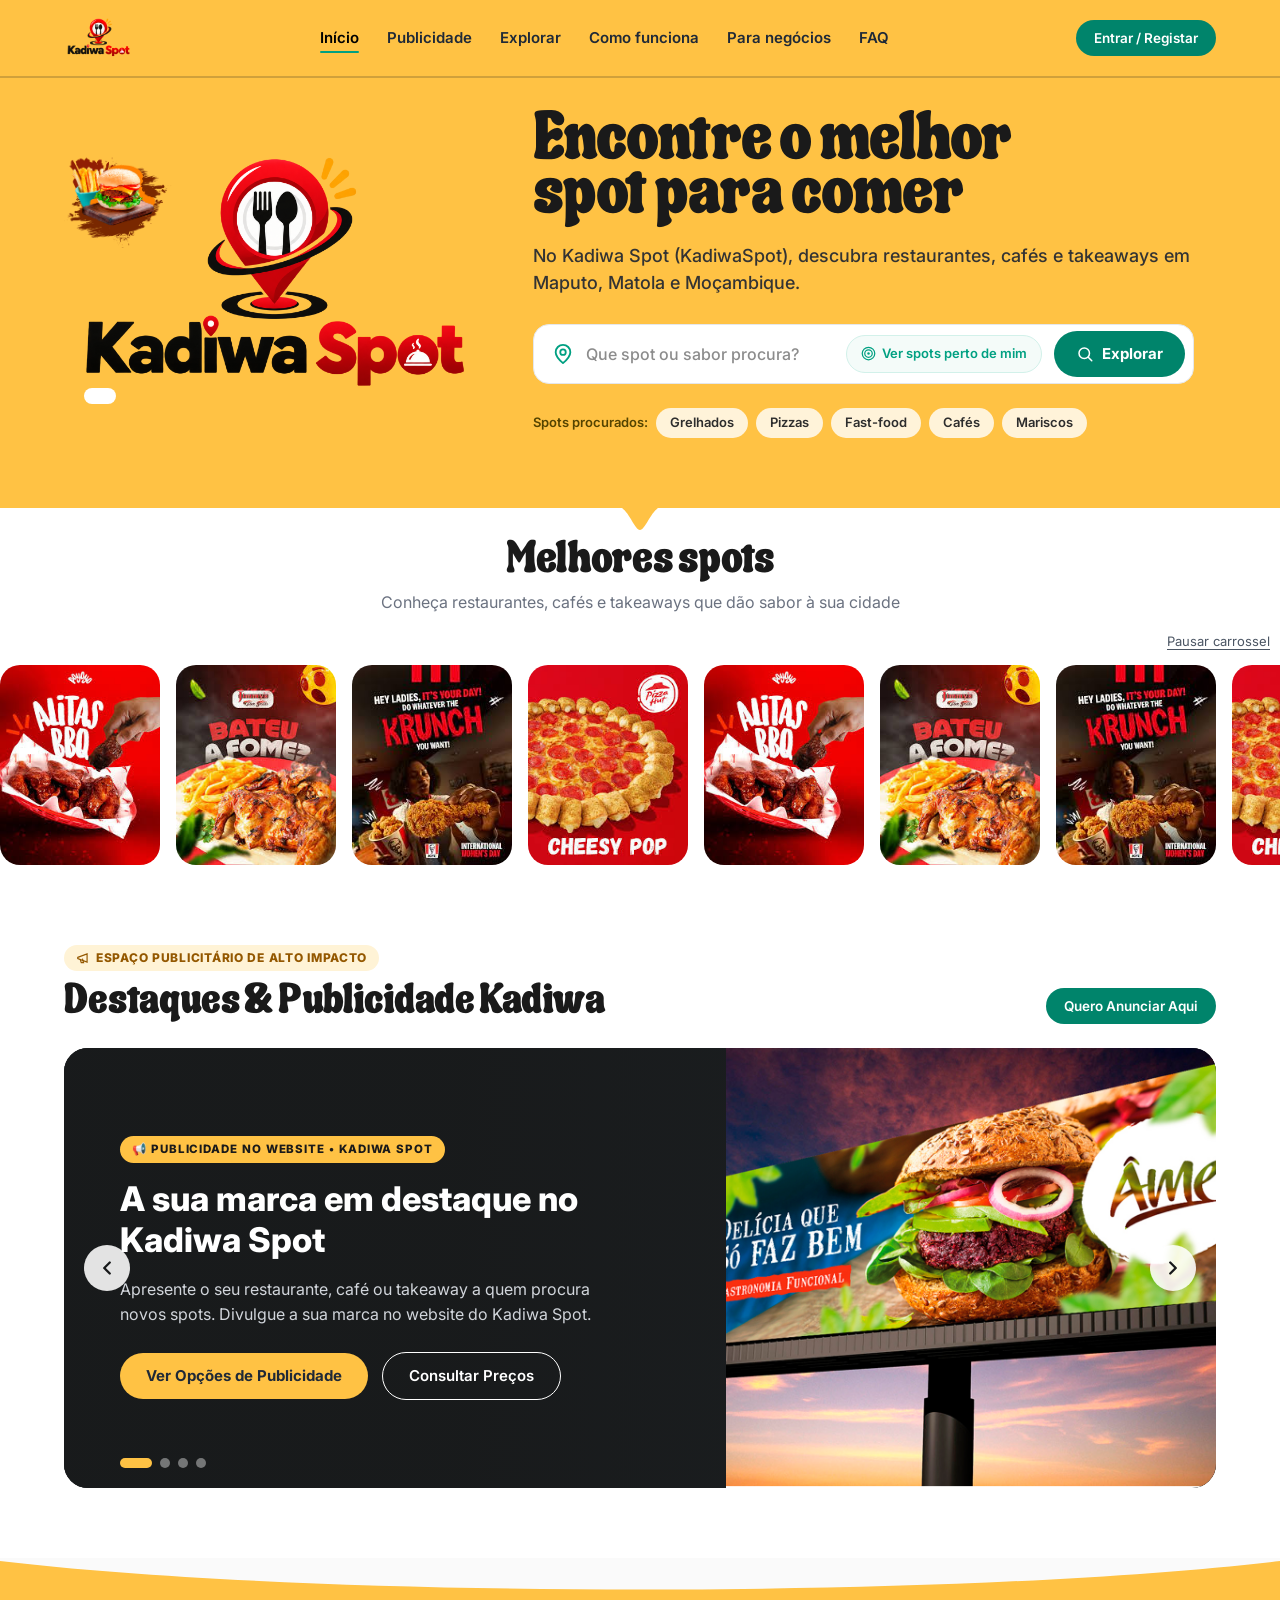
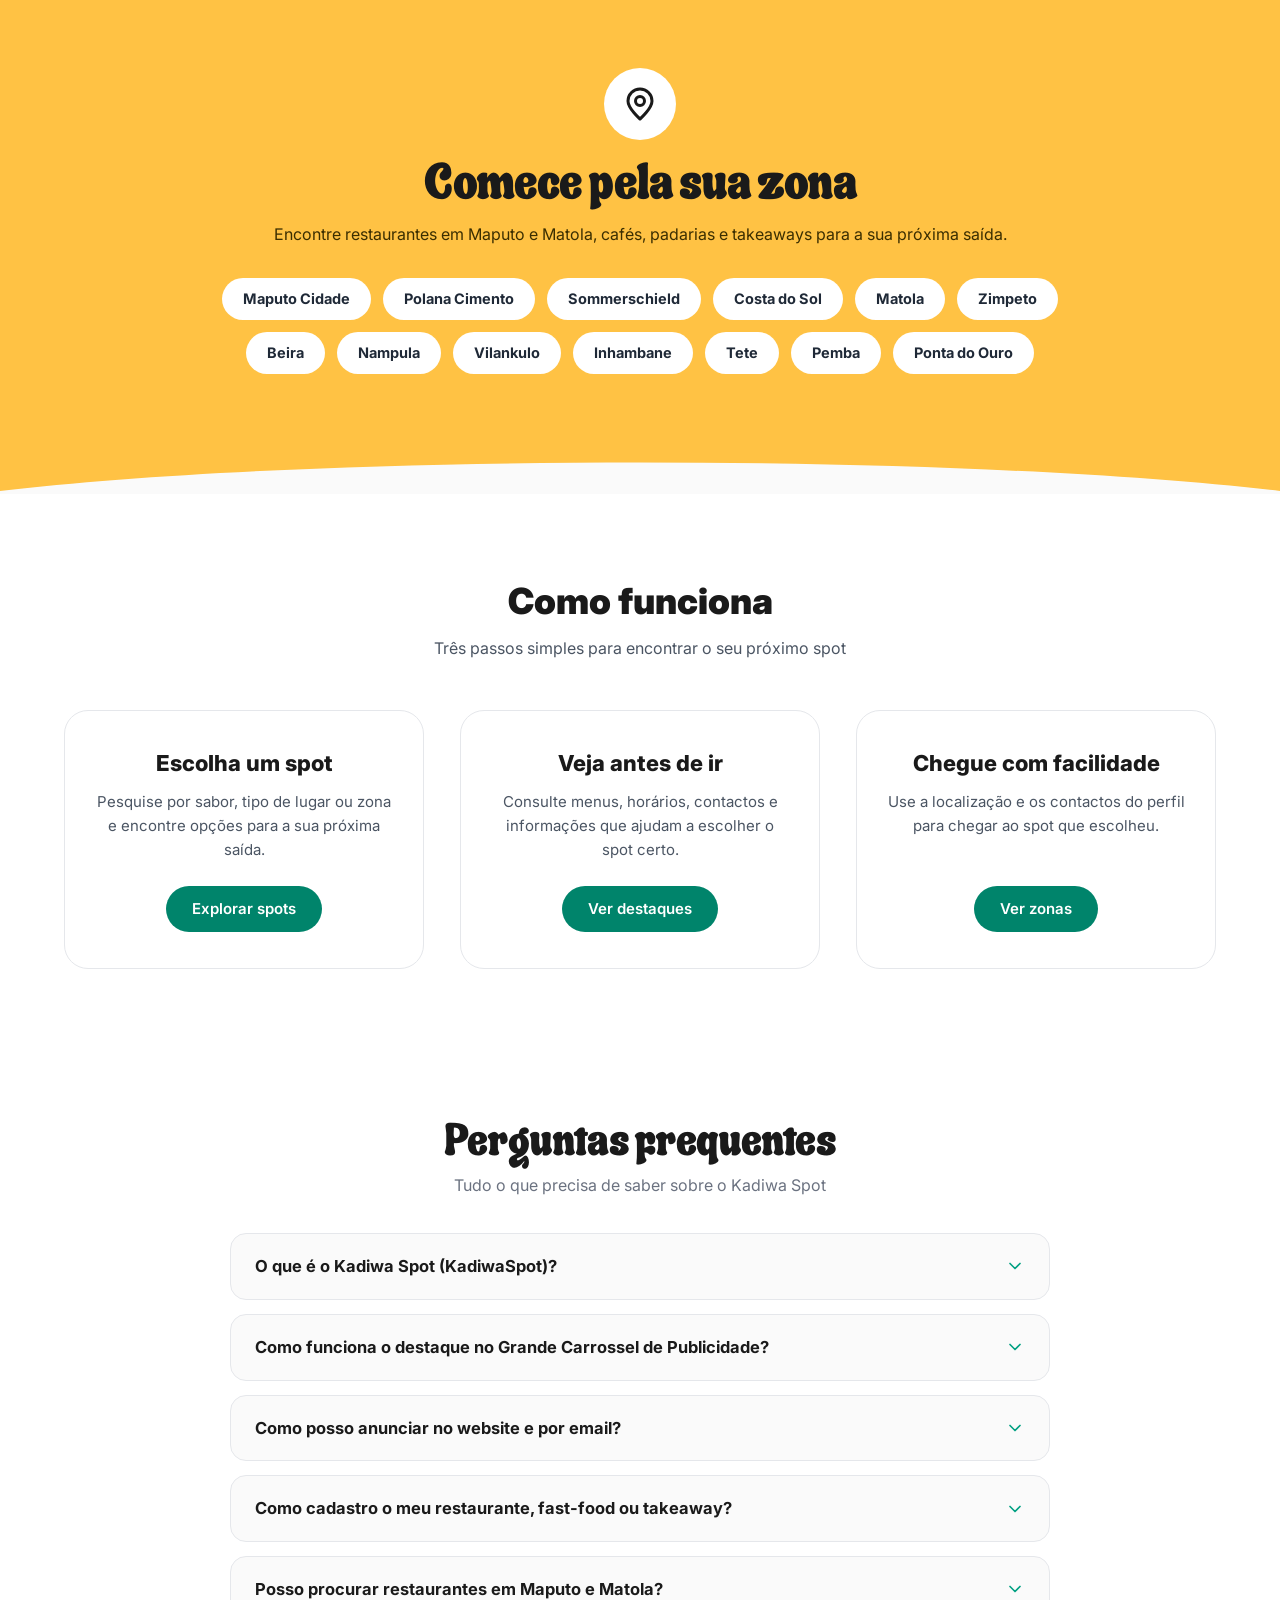
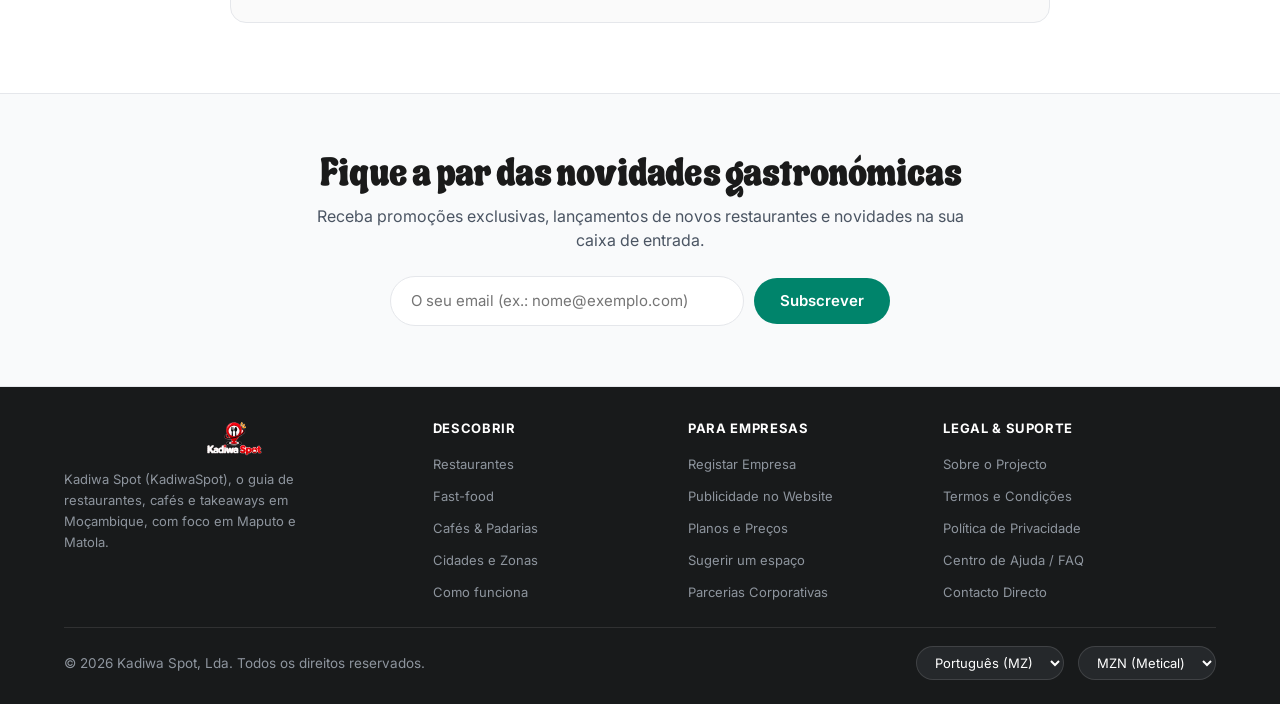
<file: index.html>
<!DOCTYPE html>
<html lang="pt-MZ">

<head>
    <meta charset="UTF-8">
    <meta name="viewport" content="width=device-width, initial-scale=1.0">
    <meta name="theme-color" content="#FFC244">
    <link rel="stylesheet" href="css/estilos.css">
    <!-- KADIWA:SEO:START -->
    <title>Kadiwa Spot (KadiwaSpot) | Restaurantes em Moçambique</title>
    <meta name="description" content="No Kadiwa Spot (KadiwaSpot), descubra restaurantes, cafés e takeaways em Maputo e Matola. Explore menus, faixas de preço em MZN, mapas e direções.">
    <meta name="robots" content="index, follow, max-image-preview:large">
    <meta property="og:site_name" content="Kadiwa Spot">
    <meta property="og:locale" content="pt_MZ">
    <meta property="og:type" content="website">
    <meta property="og:title" content="Kadiwa Spot (KadiwaSpot) | Restaurantes em Moçambique">
    <meta property="og:description" content="No Kadiwa Spot (KadiwaSpot), descubra restaurantes, cafés e takeaways em Maputo e Matola. Explore menus, faixas de preço em MZN, mapas e direções.">
    <meta property="og:image" content="https://kadiwaspot.merciodossantos.me/media/imagens/logo.png">
    <meta property="og:image:width" content="1536">
    <meta property="og:image:height" content="1024">
    <meta property="og:image:alt" content="Logótipo Kadiwa Spot">
    <meta name="twitter:card" content="summary">
    <meta name="twitter:title" content="Kadiwa Spot (KadiwaSpot) | Restaurantes em Moçambique">
    <meta name="twitter:description" content="No Kadiwa Spot (KadiwaSpot), descubra restaurantes, cafés e takeaways em Maputo e Matola. Explore menus, faixas de preço em MZN, mapas e direções.">
    <meta name="twitter:image" content="https://kadiwaspot.merciodossantos.me/media/imagens/logo.png">
    <meta name="twitter:image:alt" content="Logótipo Kadiwa Spot">
    <link rel="icon" type="image/png" sizes="48x48" href="./media/imagens/favicon.png">
    <link rel="canonical" href="https://kadiwaspot.merciodossantos.me/">
    <meta property="og:url" content="https://kadiwaspot.merciodossantos.me/">
    <script type="application/ld+json">
{
  "@context": "https://schema.org",
  "@graph": [
    {
      "@type": "Organization",
      "name": "Kadiwa Spot",
      "alternateName": "KadiwaSpot",
      "description": "Kadiwa Spot (KadiwaSpot) é um guia gastronómico de Moçambique para descobrir restaurantes, cafés, padarias e takeaways, com foco em Maputo e Matola.",
      "areaServed": [
        {
          "@type": "Country",
          "name": "Moçambique"
        },
        {
          "@type": "City",
          "name": "Maputo"
        },
        {
          "@type": "City",
          "name": "Matola"
        }
      ],
      "@id": "https://kadiwaspot.merciodossantos.me/#organization",
      "url": "https://kadiwaspot.merciodossantos.me/",
      "logo": {
        "@type": "ImageObject",
        "url": "https://kadiwaspot.merciodossantos.me/media/imagens/logo.png",
        "contentUrl": "https://kadiwaspot.merciodossantos.me/media/imagens/logo.png",
        "width": 1536,
        "height": 1024
      }
    },
    {
      "@type": "WebSite",
      "@id": "https://kadiwaspot.merciodossantos.me/#website",
      "url": "https://kadiwaspot.merciodossantos.me/",
      "name": "Kadiwa Spot",
      "alternateName": "KadiwaSpot",
      "inLanguage": "pt-MZ",
      "publisher": {
        "@id": "https://kadiwaspot.merciodossantos.me/#organization"
      }
    },
    {
      "@type": "WebPage",
      "@id": "https://kadiwaspot.merciodossantos.me/#webpage",
      "url": "https://kadiwaspot.merciodossantos.me/",
      "name": "Kadiwa Spot (KadiwaSpot) | Restaurantes em Moçambique",
      "description": "No Kadiwa Spot (KadiwaSpot), descubra restaurantes, cafés e takeaways em Maputo e Matola. Explore menus, faixas de preço em MZN, mapas e direções.",
      "inLanguage": "pt-MZ",
      "isPartOf": {
        "@id": "https://kadiwaspot.merciodossantos.me/#website"
      },
      "about": {
        "@id": "https://kadiwaspot.merciodossantos.me/#organization"
      },
      "publisher": {
        "@id": "https://kadiwaspot.merciodossantos.me/#organization"
      }
    }
  ]
}
</script>
    <!-- KADIWA:SEO:END -->
</head>

<body>
    <a class="skip-link" href="#conteudo">Saltar para o conteúdo</a>

    <!-- SVG Sprite -->
    <svg class="svg-sprite" aria-hidden="true">
        <symbol id="icon-pin" viewBox="0 0 24 24">
            <path d="M20 10c0 5-8 12-8 12S4 15 4 10a8 8 0 1 1 16 0Z" stroke="currentColor" stroke-width="2" fill="none"
                stroke-linecap="round" stroke-linejoin="round" />
            <circle cx="12" cy="10" r="3" stroke="currentColor" stroke-width="2" fill="none" />
        </symbol>
        <symbol id="icon-target" viewBox="0 0 24 24">
            <circle cx="12" cy="12" r="10" stroke="currentColor" stroke-width="2" fill="none" />
            <circle cx="12" cy="12" r="6" stroke="currentColor" stroke-width="2" fill="none" />
            <circle cx="12" cy="12" r="2" fill="currentColor" />
        </symbol>
        <symbol id="icon-search" viewBox="0 0 24 24">
            <circle cx="11" cy="11" r="7" stroke="currentColor" stroke-width="2" fill="none" />
            <path d="m21 21-4.35-4.35" stroke="currentColor" stroke-width="2" stroke-linecap="round" />
        </symbol>
        <symbol id="icon-chevron-left" viewBox="0 0 24 24">
            <path d="m15 18-6-6 6-6" stroke="currentColor" stroke-width="2.5" stroke-linecap="round"
                stroke-linejoin="round" fill="none" />
        </symbol>
        <symbol id="icon-chevron-right" viewBox="0 0 24 24">
            <path d="m9 18 6-6-6-6" stroke="currentColor" stroke-width="2.5" stroke-linecap="round"
                stroke-linejoin="round" fill="none" />
        </symbol>
        <symbol id="icon-chevron-down" viewBox="0 0 24 24">
            <path d="m6 9 6 6 6-6" stroke="currentColor" stroke-width="2" stroke-linecap="round" stroke-linejoin="round"
                fill="none" />
        </symbol>
        <symbol id="icon-rider" viewBox="0 0 24 24">
            <circle cx="12" cy="5" r="2" stroke="currentColor" stroke-width="2" fill="none" />
            <path d="M5 19a4 4 0 1 0 0-8 4 4 0 0 0 0 8ZM19 19a4 4 0 1 0 0-8 4 4 0 0 0 0 8Z" stroke="currentColor"
                stroke-width="2" fill="none" />
            <path d="M12 11l-3 4h4l2 4" stroke="currentColor" stroke-width="2" stroke-linecap="round"
                stroke-linejoin="round" fill="none" />
        </symbol>
        <symbol id="icon-handshake" viewBox="0 0 24 24">
            <path d="m11 17 2 2a1 1 0 0 0 1.4 0l4.3-4.3a1 1 0 0 0 0-1.4l-2.4-2.4a1 1 0 0 0-1.4 0L13.5 12"
                stroke="currentColor" stroke-width="2" stroke-linecap="round" stroke-linejoin="round" fill="none" />
            <path d="m20.5 7.5-3-3a1 1 0 0 0-1.4 0L13 7.6" stroke="currentColor" stroke-width="2" stroke-linecap="round"
                stroke-linejoin="round" fill="none" />
            <path d="m3.5 16.5 3 3a1 1 0 0 0 1.4 0L11 16.4" stroke="currentColor" stroke-width="2"
                stroke-linecap="round" stroke-linejoin="round" fill="none" />
            <path d="M10 7 7.6 4.6a1 1 0 0 0-1.4 0L3.5 7.3a1 1 0 0 0 0 1.4l2.4 2.4a1 1 0 0 0 1.4 0L10.5 8"
                stroke="currentColor" stroke-width="2" stroke-linecap="round" stroke-linejoin="round" fill="none" />
        </symbol>
        <symbol id="icon-phone" viewBox="0 0 24 24">
            <rect x="5" y="2" width="14" height="20" rx="3" stroke="currentColor" stroke-width="2" fill="none" />
            <circle cx="12" cy="18" r="1" fill="currentColor" />
        </symbol>
        <symbol id="icon-apple" viewBox="0 0 24 24">
            <path
                d="M18.71 19.5c-.83 1.24-1.71 2.45-3.05 2.47-1.34.03-1.77-.79-3.29-.79-1.53 0-2 .77-3.27.82-1.31.05-2.3-1.32-3.14-2.53C4.25 17 2.94 12.45 4.7 9.39c.87-1.52 2.43-2.48 4.12-2.51 1.28-.02 2.5.87 3.29.87.78 0 2.26-1.07 3.81-.91.65.03 2.47.26 3.64 1.98-.09.06-2.17 1.28-2.15 3.81.03 3.02 2.65 4.03 2.68 4.04-.03.07-.42 1.44-1.38 2.83M15.97 6.45c.62-.75 1.04-1.8 0.93-2.85-.9.04-1.99.6-2.63 1.35-.57.65-1.06 1.72-.93 2.74 1.01.08 2.02-.49 2.63-1.24Z"
                fill="currentColor" />
        </symbol>
        <symbol id="icon-googleplay" viewBox="0 0 24 24">
            <path d="M3.6 2.3c-.4.4-.6 1-.6 1.8v15.8c0 .8.2 1.4.6 1.8l.1.1 9.3-9.3v-.4L3.7 2.2l-.1.1Z" fill="#00D775" />
            <path d="m16.1 15.3-3.1-3.1v-.4l3.1-3.1.1.1 3.7 2.1c1 .6 1 1.5 0 2.1l-3.8 2.3Z" fill="#FFCF00" />
            <path d="m13 11.8-9.4 9.4c.5.5 1.2.6 2 .1l10.5-6-3.1-3.5Z" fill="#FF3A44" />
            <path d="M13 12.2 16.1 8.7 5.6 2.7C4.8 2.2 4.1 2.3 3.6 2.8L13 12.2Z" fill="#00E676" />
        </symbol>
        <symbol id="icon-restaurant" viewBox="0 0 24 24">
            <path d="M18 8h1a4 4 0 0 1 0 8h-1M2 8h16v9a4 4 0 0 1-4 4H6a4 4 0 0 1-4-4V8ZM6 1v3M10 1v3M14 1v3"
                stroke="currentColor" stroke-width="2" stroke-linecap="round" fill="none" />
        </symbol>
        <symbol id="icon-route" viewBox="0 0 24 24">
            <path d="M1 3h15v13H1zM16 8h4l3 3v5h-7V8z" stroke="currentColor" stroke-width="2" stroke-linecap="round"
                stroke-linejoin="round" fill="none" />
            <circle cx="5.5" cy="18.5" r="2.5" stroke="currentColor" stroke-width="2" fill="none" />
            <circle cx="18.5" cy="18.5" r="2.5" stroke="currentColor" stroke-width="2" fill="none" />
        </symbol>
        <symbol id="icon-shopping-bag" viewBox="0 0 24 24">
            <path d="M6 2 3 6v14a2 2 0 0 0 2 2h14a2 2 0 0 0 2-2V6l-3-4z" stroke="currentColor" stroke-width="2"
                stroke-linecap="round" stroke-linejoin="round" fill="none" />
            <path d="M3 6h18" stroke="currentColor" stroke-width="2" stroke-linecap="round" fill="none" />
            <path d="M16 10a4 4 0 0 1-8 0" stroke="currentColor" stroke-width="2" stroke-linecap="round" fill="none" />
        </symbol>
        <symbol id="icon-megaphone" viewBox="0 0 24 24">
            <path d="m3 11 16-6v14L3 13Z" stroke="currentColor" stroke-width="2" fill="none" />
            <path d="m7 14 2 6h4l-2-7" stroke="currentColor" stroke-width="2" fill="none" />
        </symbol>
    </svg>


    <header class="glovo-header" id="top">
        <div class="container nav-wrap">
            <a class="brand-link" href="index.html" aria-label="Kadiwa Spot Início">
                <img class="header-logo" src="media/imagens/logo.png" alt="Kadiwa Spot">
            </a>

            <nav id="primary-navigation" class="nav-links" aria-label="Menu principal">
                <a class="active" aria-current="page" href="index.html">Início</a>
                <a href="#publicidade">Publicidade</a>
                <a href="pages/explorar.html">Explorar</a>
                <a href="#como">Como funciona</a>
                <a href="pages/negocios.html">Para negócios</a>
                <a href="#faq">FAQ</a>
            </nav>

            <div class="header-actions">
                <button class="btn btn-teal btn-sm" type="button" data-account-open>Entrar / Registar</button>
                <button class="mobile-nav-toggle" aria-label="Abrir menu móvel" aria-expanded="false" aria-controls="primary-navigation" id="mobile-toggle" type="button">
                    <span></span><span></span><span></span>
                </button>
            </div>
        </div>
    </header>

    <main id="conteudo">
        
        <section class="hero-glovo">
            <div class="container hero-glovo-grid">
               
                <div class="hero-visual-col">
                    <div class="hero-bag-wrapper">
                        <img class="hero-bag-img" src="media/imagens/logo-light.png"
                            alt="Logótipo Kadiwa Spot">
                        <img class="hero-about-img" src="fastFood-master/public/sobre.png"
                            alt="Hambúrguer com queijo e batatas fritas" width="956" height="837">
                        <div class="hero-bag-badge">
                       
                     
                        </div>
                    </div>
                </div>

                <!-- Right: Copy & Capsule Search Bar -->
                <div class="hero-content-col">
                    <h1>Encontre o melhor<br>spot para comer</h1>
                    <p class="hero-sub">No Kadiwa Spot (KadiwaSpot), descubra restaurantes, cafés e takeaways em Maputo, Matola e Moçambique.</p>

                    <!-- Glovo Capsule Search Bar -->
                    <form class="glovo-search-capsule" id="location-search-form" action="pages/explorar.html" method="get"
                        role="search">
                        <svg class="search-icon-pin" aria-hidden="true">
                            <use href="#icon-pin"></use>
                        </svg>
                        <input class="search-input-field" id="search-address" type="search" name="q"
                            placeholder="Que spot ou sabor procura?" autocomplete="off">
                        <button type="button" class="btn-current-location" id="btn-use-location"
                            title="Usar minha localização atual">
                            <svg aria-hidden="true">
                                <use href="#icon-target"></use>
                            </svg>
                            <span>Ver spots perto de mim</span>
                        </button>
                        <button type="submit" class="btn-search-submit">
                            <svg aria-hidden="true" style="width: 18px; height: 18px;">
                                <use href="#icon-search"></use>
                            </svg>
                            <span>Explorar</span>
                        </button>
                    </form>
                    <p class="location-feedback" id="home-location-status" role="status" aria-live="polite"></p>

                    <!-- Quick Filter Pills -->
                    <div class="hero-quick-pills" aria-label="Pesquisas populares">
                        <span class="quick-pill-label">Spots procurados:</span>
                        <a href="pages/explorar.html?q=Grelhados" class="quick-pill-item">Grelhados</a>
                        <a href="pages/explorar.html?q=Pizzas" class="quick-pill-item">Pizzas</a>
                        <a href="pages/explorar.html?categoria=fast-food" class="quick-pill-item">Fast-food</a>
                        <a href="pages/explorar.html?categoria=cafe" class="quick-pill-item">Cafés</a>
                        <a href="pages/explorar.html?q=Mariscos" class="quick-pill-item">Mariscos</a>
                    </div>
                </div>
            </div>

            <!-- Glovo Bottom Speech Bubble Cutout Tail -->
            <div class="hero-tail-divider" aria-hidden="true">
                <svg viewBox="0 0 48 24">
                    <path d="M0 0 C12 0 18 24 24 24 C30 24 36 0 48 0 Z" />
                </svg>
            </div>
        </section>

        <!-- Top Restaurants & Brands Showcase -->
        <section class="section-brands" id="destaques">
            <div class="container">
                <div class="section-title-wrap">
                    <h2>Melhores spots</h2>
                    <p>Conheça restaurantes, cafés e takeaways que dão sabor à sua cidade</p>
                </div>

                <div class="food-carousel-controls">
                    <button type="button" class="food-carousel-toggle" id="food-carousel-toggle"
                        aria-controls="food-carousel" aria-pressed="false">Pausar carrossel</button>
                </div>
                <div class="food-carousel" id="food-carousel" role="region" tabindex="0"
                    aria-label="Carrossel dos melhores spots">
                    <div class="food-carousel-track">
                        <div class="food-carousel-set">
                            <a href="pages/explorar.html?q=Alitas" class="food-banner-item">
                                <img src="fastFood-master/public/barnerAlitas.jpeg" alt="Cartaz de Alitas" width="201" height="251" loading="lazy" decoding="async">
                            </a>
                            <a href="pages/explorar.html?q=Jimmys" class="food-banner-item">
                                <img src="fastFood-master/public/barnerJimmys.jpeg" alt="Cartaz de Jimmys" width="201" height="251" loading="lazy" decoding="async">
                            </a>
                            <a href="pages/explorar.html?q=KFC" class="food-banner-item">
                                <img src="fastFood-master/public/barnerKFC.jpeg" alt="Cartaz de KFC" width="201" height="251" loading="lazy" decoding="async">
                            </a>
                            <a href="pages/explorar.html?q=Pizza+Hut" class="food-banner-item">
                                <img src="fastFood-master/public/barnerPizzaHut.jpeg" alt="Cartaz de Pizza Hut" width="201" height="251" loading="lazy" decoding="async">
                            </a>
                        </div>
                        <div class="food-carousel-set" aria-hidden="true">
                            <a href="pages/explorar.html?q=Alitas" class="food-banner-item" tabindex="-1">
                                <img src="fastFood-master/public/barnerAlitas.jpeg" alt="" width="201" height="251" loading="lazy" decoding="async">
                            </a>
                            <a href="pages/explorar.html?q=Jimmys" class="food-banner-item" tabindex="-1">
                                <img src="fastFood-master/public/barnerJimmys.jpeg" alt="" width="201" height="251" loading="lazy" decoding="async">
                            </a>
                            <a href="pages/explorar.html?q=KFC" class="food-banner-item" tabindex="-1">
                                <img src="fastFood-master/public/barnerKFC.jpeg" alt="" width="201" height="251" loading="lazy" decoding="async">
                            </a>
                            <a href="pages/explorar.html?q=Pizza+Hut" class="food-banner-item" tabindex="-1">
                                <img src="fastFood-master/public/barnerPizzaHut.jpeg" alt="" width="201" height="251" loading="lazy" decoding="async">
                            </a>
                        </div>
                        <div class="food-carousel-set" aria-hidden="true">
                            <a href="pages/explorar.html?q=Alitas" class="food-banner-item" tabindex="-1">
                                <img src="fastFood-master/public/barnerAlitas.jpeg" alt="" width="201" height="251" loading="lazy" decoding="async">
                            </a>
                            <a href="pages/explorar.html?q=Jimmys" class="food-banner-item" tabindex="-1">
                                <img src="fastFood-master/public/barnerJimmys.jpeg" alt="" width="201" height="251" loading="lazy" decoding="async">
                            </a>
                            <a href="pages/explorar.html?q=KFC" class="food-banner-item" tabindex="-1">
                                <img src="fastFood-master/public/barnerKFC.jpeg" alt="" width="201" height="251" loading="lazy" decoding="async">
                            </a>
                            <a href="pages/explorar.html?q=Pizza+Hut" class="food-banner-item" tabindex="-1">
                                <img src="fastFood-master/public/barnerPizzaHut.jpeg" alt="" width="201" height="251" loading="lazy" decoding="async">
                            </a>
                        </div>
                    </div>
                </div>
            </div>
        </section>

        <!-- GRANDE CARROSSEL DE PUBLICIDADE & DESTAQUES -->
        <section class="section-advertising-carousel" id="publicidade">
            <div class="container">
                <div class="ad-section-header">
                    <div>
                        <div class="ad-badge">
                            <svg style="width: 14px; height: 14px;">
                                <use href="#icon-megaphone"></use>
                            </svg>
                            <span>Espaço Publicitário de Alto Impacto</span>
                        </div>
                        <h2>Destaques & Publicidade Kadiwa</h2>
                    </div>
                    <a class="btn btn-teal btn-sm" href="pages/negocios.html#precos">Quero Anunciar Aqui</a>
                </div>

                <!-- Carousel Component -->
                <div class="ad-carousel-container" id="adCarousel">
                    <div class="ad-carousel-track" id="carouselTrack">
                        <!-- Slide 1: Publicidade no website -->
                        <article class="ad-slide">
                            <div class="ad-slide-content">
                                <span class="ad-tag tag-yellow">📢 Publicidade no Website • Kadiwa Spot</span>
                                <h3>A sua marca em destaque no Kadiwa Spot</h3>
                                <p>Apresente o seu restaurante, café ou takeaway a quem procura novos spots. Divulgue a sua marca no website do Kadiwa Spot.</p>
                                <div class="ad-slide-actions">
                                    <a class="btn btn-yellow" href="pages/negocios.html#outdoors">Ver Opções de Publicidade</a>
                                    <a class="btn btn-outline-white" href="pages/negocios.html#precos">Consultar
                                        Preços</a>
                                </div>
                            </div>
                            <div class="ad-slide-media">
                                <img src="media/imagens/outoddor.png"
                                    alt="Imagem ilustrativa de campanha Kadiwa Spot">
                            </div>
                        </article>

                        <!-- Slide 2: Divulgação por email -->
                        <article class="ad-slide">
                            <div class="ad-slide-content">
                                <span class="ad-tag tag-teal">🌊 Divulgação por Email • Kadiwa Spot</span>
                                <h3>O seu spot também chega por email</h3>
                                <p>Divulgue novidades, menus e promoções do seu estabelecimento nas campanhas de email do Kadiwa Spot.</p>
                                <div class="ad-slide-actions">
                                    <a class="btn btn-teal" href="pages/negocios.html#outdoors">Conhecer Campanhas por Email</a>
                                    <a class="btn btn-outline-white" href="pages/negocios.html#precos">Pacotes
                                        Publicitários</a>
                                </div>
                            </div>
                            <div class="ad-slide-media">
                                <img src="media/imagens/pub2.png"
                                    alt="Imagem ilustrativa de divulgação gastronómica">
                            </div>
                        </article>

                        <!-- Slide 3: Grill & Gastronomia Nobre -->
                        <article class="ad-slide">
                            <div class="ad-slide-content">
                                <span class="ad-tag tag-orange">🔥 Sabores da Terra • Grelhados</span>
                                <h3>Grelhados no Ponto & Carnes Selecionadas</h3>
                                <p>Conheça o churrasco, os petiscos e os sabores tradicionais que fazem parte da cidade.</p>
                                <div class="ad-slide-actions">
                                    <a class="btn btn-yellow" href="pages/explorar.html?q=Grelhados">Explorar Grelhados</a>
                                    <a class="btn btn-outline-white" href="pages/negocios.html">Cadastrar Espaço de
                                        Grill</a>
                                </div>
                            </div>
                            <div class="ad-slide-media">
                                <img src="media/imagens/GRILL.jpeg"
                                    alt="Grelhados suculentos na brasa com legumes e temperos frescos">
                            </div>
                        </article>

                        <!-- Slide 4: Takeaway, Bares & Menus Digitais -->
                        <article class="ad-slide">
                            <div class="ad-slide-content">
                                <span class="ad-tag tag-yellow">📱 Tecnologia • Menus Interativos</span>
                                <h3>Modernize o seu Restaurante, Fast-food ou Takeaway</h3>
                                <p>Ofereça menus interativos em tablets e QR Code, reservas imediatas e atraia clientes
                                    fiéis com a plataforma Kadiwa Spot.</p>
                                <div class="ad-slide-actions">
                                    <a class="btn btn-teal" href="pages/negocios.html">Registar Empresa</a>
                                    <a class="btn btn-outline-white" href="pages/negocios.html#precos">Ver Planos para
                                        Negócios</a>
                                </div>
                            </div>
                            <div class="ad-slide-media">
                                <img src="media/imagens/pub.jpeg"
                                alt="Cliente a navegar num menu digital de hambúrgueres num tablet moderno">
                            </div>
                        </article>
                    </div>

                    <!-- Carousel Controls -->
                    <button class="carousel-btn carousel-btn-prev" id="prevSlide" aria-label="Slide anterior">
                        <svg>
                            <use href="#icon-chevron-left"></use>
                        </svg>
                    </button>
                    <button class="carousel-btn carousel-btn-next" id="nextSlide" aria-label="Próximo slide">
                        <svg>
                            <use href="#icon-chevron-right"></use>
                        </svg>
                    </button>

                    <!-- Indicators -->
                    <div class="carousel-dots" id="carouselDots" aria-label="Navegação do carrossel"></div>
                </div>
            </div>
        </section>

        <section class="section-zones-wavy" id="zonas">
            <!-- Top SVG Wave -->
            <div class="wavy-top-svg" aria-hidden="true">
                <svg viewBox="0 0 1200 40" preserveAspectRatio="none">
                    <path d="M0,0 C300,40 900,40 1200,0 L1200,40 L0,40 Z" />
                </svg>
            </div>

            <div class="container zones-container">
                <div class="zones-rider-icon">
                    <svg>
                            <use href="#icon-pin"></use>
                    </svg>
                </div>
                <h2>Comece pela sua zona</h2>
                <p>Encontre restaurantes em <a href="pages/explorar.html?zona=Maputo">Maputo</a> e <a href="pages/explorar.html?zona=Matola">Matola</a>, cafés, padarias e takeaways para a sua próxima saída.</p>

                <div class="zones-pills-wrap">
                    <button type="button" class="zone-pill" data-zone="Maputo Central">Maputo Cidade</button>
                    <button type="button" class="zone-pill" data-zone="Polana">Polana Cimento</button>
                    <button type="button" class="zone-pill" data-zone="Sommerschield">Sommerschield</button>
                    <button type="button" class="zone-pill" data-zone="Costa do Sol">Costa do Sol</button>
                    <button type="button" class="zone-pill" data-zone="Matola">Matola</button>
                    <button type="button" class="zone-pill" data-zone="Zimpeto">Zimpeto</button>
                    <button type="button" class="zone-pill" data-zone="Beira">Beira</button>
                    <button type="button" class="zone-pill" data-zone="Nampula">Nampula</button>
                    <button type="button" class="zone-pill" data-zone="Vilankulo">Vilankulo</button>
                    <button type="button" class="zone-pill" data-zone="Inhambane">Inhambane</button>
                    <button type="button" class="zone-pill" data-zone="Tete">Tete</button>
                    <button type="button" class="zone-pill" data-zone="Pemba">Pemba</button>
                    <button type="button" class="zone-pill" data-zone="Ponta do Ouro">Ponta do Ouro</button>
                </div>
            </div>

            <!-- Bottom SVG Wave -->
            <div class="wavy-bottom-svg" aria-hidden="true">
                <svg viewBox="0 0 1200 40" preserveAspectRatio="none">
                    <path d="M0,40 C300,0 900,0 1200,40 L1200,0 L0,0 Z" />
                </svg>
            </div>
        </section>

        <!-- Como funciona -->
        <section class="section-partners-mint" id="como">
            <div class="container">
                <div class="partners-header">
                    <h2>Como funciona</h2>
                    <p>Três passos simples para encontrar o seu próximo spot</p>
                </div>

                <div class="partners-cards-grid">
                    <!-- Card 1: Explorar -->
                    <article class="partner-card-item">
                        <h3>Escolha um spot</h3>
                        <p>Pesquise por sabor, tipo de lugar ou zona e encontre opções para a sua próxima saída.</p>
                        <a class="btn btn-teal" href="pages/explorar.html">Explorar spots</a>
                    </article>

                    <!-- Card 2: Consultar -->
                    <article class="partner-card-item">
                        <h3>Veja antes de ir</h3>
                        <p>Consulte menus, horários, contactos e informações que ajudam a escolher o spot certo.</p>
                        <a class="btn btn-teal" href="pages/explorar.html">Ver destaques</a>
                    </article>

                    <!-- Card 3: Chegar -->
                    <article class="partner-card-item">
                        <h3>Chegue com facilidade</h3>
                        <p>Use a localização e os contactos do perfil para chegar ao spot que escolheu.</p>
                        <a class="btn btn-teal" href="#zonas">Ver zonas</a>
                    </article>
                </div>
            </div>
        </section>

        <!-- FAQ Section -->
        <section class="section-faq-wrap" id="faq">
            <div class="container">
                <div class="section-title-wrap">
                    <h2>Perguntas frequentes</h2>
                    <p>Tudo o que precisa de saber sobre o Kadiwa Spot</p>
                </div>

                <div class="faq-list">
                    <article class="faq-item">
                        <button type="button" class="faq-question-btn" aria-expanded="false">
                            <span>O que é o Kadiwa Spot (KadiwaSpot)?</span>
                            <svg class="faq-icon-arrow">
                                <use href="#icon-chevron-down"></use>
                            </svg>
                        </button>
                        <div class="faq-answer-content">
                            <p>O Kadiwa Spot, também conhecido como KadiwaSpot, é um guia gastronómico de Moçambique para descobrir restaurantes, cafés, padarias, fast-foods e takeaways. Pode <a href="pages/explorar.html">explorar os spots de Maputo e Matola</a> sem subscrição, consultar informações e ver como chegar. O catálogo atual inclui imagens, menus e preços demonstrativos.</p>
                        </div>
                    </article>

                    <article class="faq-item">
                        <button type="button" class="faq-question-btn" aria-expanded="false">
                            <span>Como funciona o destaque no Grande Carrossel de Publicidade?</span>
                            <svg class="faq-icon-arrow">
                                <use href="#icon-chevron-down"></use>
                            </svg>
                        </button>
                        <div class="faq-answer-content">
                            <p>Os estabelecimentos e marcas parceiras com planos Destaque e Premium garantem exibição no
                                Grande Carrossel da página inicial e nos topos de categoria com banner widescreen de
                                alto impacto.</p>
                        </div>
                    </article>

                    <article class="faq-item">
                        <button type="button" class="faq-question-btn" aria-expanded="false">
                            <span>Como posso anunciar no website e por email?</span>
                            <svg class="faq-icon-arrow">
                                <use href="#icon-chevron-down"></use>
                            </svg>
                        </button>
                        <div class="faq-answer-content">
                            <p>Pode divulgar o seu estabelecimento com anúncios no website, destaques no carrossel e campanhas de publicidade por email. Visite a página <a
                                    href="pages/negocios.html#outdoors"
                                    style="color: var(--color-teal); font-weight: 700;">Para Negócios</a> para conhecer os formatos e planos disponíveis.</p>
                        </div>
                    </article>

                    <article class="faq-item">
                        <button type="button" class="faq-question-btn" aria-expanded="false">
                            <span>Como cadastro o meu restaurante, fast-food ou takeaway?</span>
                            <svg class="faq-icon-arrow">
                                <use href="#icon-chevron-down"></use>
                            </svg>
                        </button>
                        <div class="faq-answer-content">
                            <p>Basta aceder à secção Para Negócios, escolher o plano mais adequado e preencher os dados.
                                A equipa analisa o perfil antes de o publicar.</p>
                        </div>
                    </article>

                    <article class="faq-item">
                        <button type="button" class="faq-question-btn" aria-expanded="false">
                            <span>Posso procurar restaurantes em Maputo e Matola?</span>
                            <svg class="faq-icon-arrow">
                                <use href="#icon-chevron-down"></use>
                            </svg>
                        </button>
                        <div class="faq-answer-content">
                            <p>Sim. Pode pesquisar por Maputo, Matola e zonas como Polana, Sommerschield e Costa do Sol. Use o nome, a categoria ou a zona na <a href="pages/explorar.html">pesquisa de restaurantes</a>. Os pontos demonstrativos estão identificados e os endereços desconhecidos ficam por confirmar.</p>
                        </div>
                    </article>
                </div>
            </div>
        </section>

        <!-- Newsletter Section -->
        <section class="section-newsletter">
            <div class="container newsletter-box">
                <h2>Fique a par das novidades gastronómicas</h2>
                <p>Receba promoções exclusivas, lançamentos de novos restaurantes e novidades na sua caixa de entrada.
                </p>

                <form id="newsletter-form" class="newsletter-form-wrap">
                    <input class="newsletter-input" type="email" placeholder="O seu email (ex.: nome@exemplo.com)"
                        required>
                    <button type="submit" class="btn btn-teal">Subscrever</button>
                </form>
            </div>
        </section>
    </main>

    <!-- Glovo Dark Footer -->
    <footer class="glovo-footer">
        <div class="container">
            <div class="footer-top-grid">
                <div class="footer-brand-col">
                    <img class="footer-logo-img" src="media/imagens/logo-dark.png" alt="Kadiwa Spot">
                    <p>Kadiwa Spot (KadiwaSpot), o guia de restaurantes, cafés e takeaways em Moçambique, com foco em Maputo e Matola.</p>
                </div>

                <div class="footer-links-col">
                    <h4>Descobrir</h4>
                    <ul>
                        <li><a href="pages/explorar.html?categoria=restaurante">Restaurantes</a></li>
                        <li><a href="pages/explorar.html?categoria=fast-food">Fast-food</a></li>
                        <li><a href="pages/explorar.html?categoria=cafe">Cafés & Padarias</a></li>
                        <li><a href="#zonas">Cidades e Zonas</a></li>
                        <li><a href="#faq">Como funciona</a></li>
                    </ul>
                </div>

                <div class="footer-links-col">
                    <h4>Para Empresas</h4>
                    <ul>
                        <li><a href="pages/negocios.html">Registar Empresa</a></li>
                        <li><a href="pages/negocios.html#outdoors">Publicidade no Website</a></li>
                        <li><a href="pages/negocios.html#precos">Planos e Preços</a></li>
                        <li><a href="pages/contacto.html?tipo=sugestao">Sugerir um espaço</a></li>
                        <li><a href="pages/contacto.html">Parcerias Corporativas</a></li>
                    </ul>
                </div>

                <div class="footer-links-col">
                    <h4>Legal & Suporte</h4>
                    <ul>
                        <li><a href="pages/sobre.html">Sobre o Projecto</a></li>
                        <li><a href="pages/sobre.html#termos">Termos e Condições</a></li>
                        <li><a href="pages/sobre.html#privacidade">Política de Privacidade</a></li>
                        <li><a href="#faq">Centro de Ajuda / FAQ</a></li>
                        <li><a href="pages/contacto.html">Contacto Directo</a></li>
                    </ul>
                </div>
            </div>

            <div class="footer-bottom-bar">
                <div class="footer-copyright">
                    &copy; 2026 Kadiwa Spot, Lda. Todos os direitos reservados.
                </div>

                <div class="footer-selectors">
                    <select class="footer-select" aria-label="Selecionar idioma">
                        <option value="pt" selected>Português (MZ)</option>
                        <option value="en">English</option>
                    </select>
                    <select class="footer-select" aria-label="Selecionar moeda">
                        <option value="mzn" selected>MZN (Metical)</option>
                        <option value="usd">USD ($)</option>
                    </select>
                </div>
            </div>
        </div>
    </footer>

    <!-- Script -->
    <script src="js/localizacao.js"></script>
    <script src="js/script.js"></script>
    <script src="js/conta-cliente.js"></script>
</body>

</html>
</file>
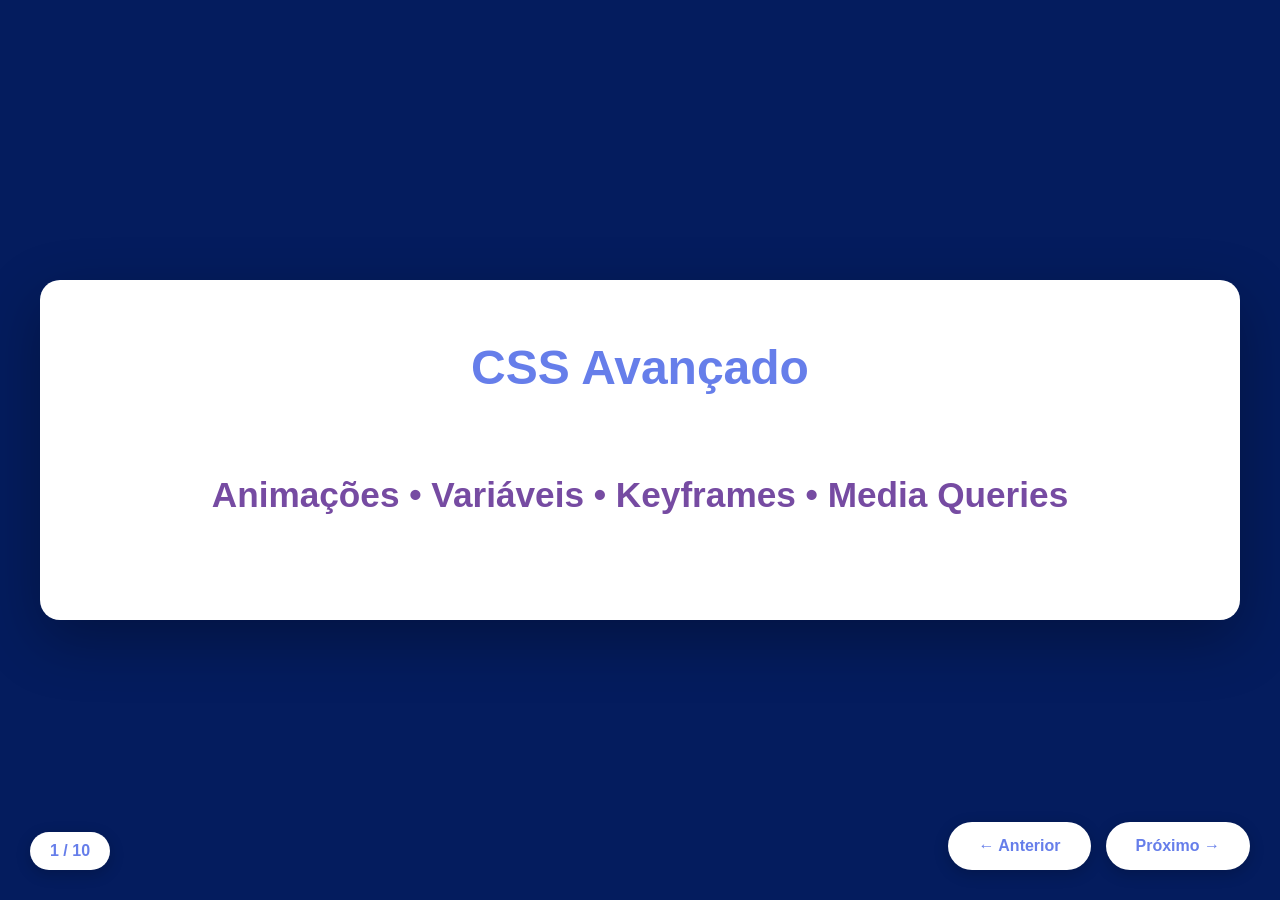
<file: fastFood-master/dd.html>
<!DOCTYPE html>
<html lang="pt-BR">
<head>
    <meta charset="UTF-8">
    <meta name="viewport" content="width=device-width, initial-scale=1.0">
    <title>CSS - Animações, Variáveis, Keyframes e Media Queries</title>
    <style>
        * {
            margin: 0;
            padding: 0;
            box-sizing: border-box;
        }

        body {
            font-family: 'Segoe UI', Tahoma, Geneva, Verdana, sans-serif;
            background:rgb(4, 28, 94);
            overflow: hidden;
        }

        .slide-container {
            display: flex;
            align-items: center;
            justify-content: center;
            height: 100vh;
            padding: 40px;
        }

        .slide {
            background: white;
            border-radius: 20px;
            padding: 60px;
            max-width: 1200px;
            width: 100%;
            box-shadow: 0 20px 60px rgba(0,0,0,0.3);
            display: none;
        }

        .slide.active {
            display: block;
            animation: slideIn 0.5s ease;
        }

        @keyframes slideIn {
            from {
                opacity: 0;
                transform: translateY(30px);
            }
            to {
                opacity: 1;
                transform: translateY(0);
            }
        }

        h1 {
            color: #667eea;
            font-size: 3em;
            margin-bottom: 40px;
            text-align: center;
        }

        h2 {
            color: #764ba2;
            font-size: 2.2em;
            margin-bottom: 30px;
            border-bottom: 3px solid #667eea;
            padding-bottom: 15px;
        }

        h3 {
            color: #667eea;
            font-size: 1.5em;
            margin: 25px 0 15px 0;
        }

        .code {
            background: #f5f5f5;
            border-left: 4px solid #667eea;
            padding: 20px;
            margin: 15px 0;
            border-radius: 8px;
            font-family: 'Courier New', monospace;
            font-size: 0.95em;
            overflow-x: auto;
        }

        .two-column {
            display: grid;
            grid-template-columns: 1fr 1fr;
            gap: 30px;
            margin: 20px 0;
        }

        .box {
            background: #f8f9ff;
            padding: 20px;
            border-radius: 10px;
            border: 2px solid #667eea;
        }

        ul {
            margin-left: 30px;
            margin-top: 10px;
        }

        li {
            margin: 10px 0;
            line-height: 1.6;
        }

        .controls {
            position: fixed;
            bottom: 30px;
            right: 30px;
            display: flex;
            gap: 15px;
        }

        button {
            background: white;
            border: none;
            padding: 15px 30px;
            border-radius: 50px;
            cursor: pointer;
            font-size: 1em;
            font-weight: bold;
            color: #667eea;
            box-shadow: 0 4px 15px rgba(0,0,0,0.2);
            transition: transform 0.2s;
        }

        button:hover {
            transform: translateY(-3px);
            box-shadow: 0 6px 20px rgba(0,0,0,0.3);
        }

        .slide-number {
            position: fixed;
            bottom: 30px;
            left: 30px;
            background: white;
            padding: 10px 20px;
            border-radius: 50px;
            color: #667eea;
            font-weight: bold;
            box-shadow: 0 4px 15px rgba(0,0,0,0.2);
        }

        .demo {
            background: #fff9db;
            padding: 20px;
            border-radius: 10px;
            margin: 15px 0;
            border: 2px dashed #ffc107;
        }

        strong {
            color: #000000;
        }
    </style>
</head>
<body>
    <div class="slide-container">
        <!-- Slide 1: Título -->
        <div class="slide active">
            <h1>CSS Avançado</h1>
            <div style="text-align: center; margin-top: 80px;">
                <h2 style="border: none;">Animações • Variáveis • Keyframes • Media Queries</h2>
            </div>
        </div>

        <!-- Slide 2: Animações CSS -->
        <div class="slide">
            <h2>Animações CSS</h2>
            
            <h3>Transitions (Transições Simples)</h3>
            <div class="code">transition: propriedade duração timing-function delay;</div>
            
            <div class="two-column">
                <div class="box">
                    <h4>Exemplo</h4>
                    <div class="code">.botao {
  background: blue;
  transition: all 0.3s ease;
}

.botao:hover {
  background: red;
  transform: scale(1.1);
}</div>
                </div>
                
                <div class="box">
                    <h4>Timing Functions</h4>
                    <ul>
                        <li><strong>ease</strong> - padrão</li>
                        <li><strong>linear</strong> - velocidade constante</li>
                        <li><strong>ease-in</strong> - início lento</li>
                        <li><strong>ease-out</strong> - fim lento</li>
                        <li><strong>ease-in-out</strong> - início e fim lentos</li>
                    </ul>
                </div>
            </div>
        </div>

        <!-- Slide 3: Keyframes -->
        <div class="slide">
            <h2>@keyframes - Animações Complexas</h2>
            
            <div class="code">@keyframes nome {
  0% { /* estado inicial */ }
  50% { /* meio */ }
  100% { /* estado final */ }
}

.elemento {
  animation: nome 2s ease infinite;
}</div>

            <h3>Propriedades Principais</h3>
            <div class="two-column">
                <div class="box">
                    <ul>
                        <li><strong>animation-duration:</strong> 2s</li>
                        <li><strong>animation-delay:</strong> 0.5s</li>
                        <li><strong>animation-iteration-count:</strong> infinite</li>
                    </ul>
                </div>
                <div class="box">
                    <ul>
                        <li><strong>animation-direction:</strong> alternate</li>
                        <li><strong>animation-fill-mode:</strong> forwards</li>
                        <li><strong>animation-timing-function:</strong> ease</li>
                    </ul>
                </div>
            </div>
        </div>

        <!-- Slide 4: Exemplos de Keyframes -->
        <div class="slide">
            <h2>Exemplos de Animações</h2>
            
            <div class="two-column">
                <div class="box">
                    <h4>Fade In</h4>
                    <div class="code">@keyframes fadeIn {
  from { opacity: 0; }
  to { opacity: 1; }
}

.elemento {
  animation: fadeIn 1s;
}</div>
                </div>
                
                <div class="box">
                    <h4>Rotação</h4>
                    <div class="code">@keyframes girar {
  from { 
    transform: rotate(0deg); 
  }
  to { 
    transform: rotate(360deg); 
  }
}

.loading {
  animation: girar 1s linear infinite;
}</div>
                </div>
            </div>

            <div class="box" style="margin-top: 20px;">
                <h4>Pulsar</h4>
                <div class="code">@keyframes pulsar {
  0%, 100% { transform: scale(1); }
  50% { transform: scale(1.2); }
}

.botao { animation: pulsar 2s infinite; }</div>
            </div>
        </div>

        <!-- Slide 5: Variáveis CSS -->
        <div class="slide">
            <h2>Variáveis CSS (Custom Properties)</h2>
            
            <h3>Declaração e Uso</h3>
            <div class="code">:root {
  --cor-principal: #3498db;
  --espacamento: 16px;
  --fonte: 'Arial', sans-serif;
}

.elemento {
  color: var(--cor-principal);
  padding: var(--espacamento);
  font-family: var(--fonte);
}</div>

            <h3>Valor Padrão (Fallback)</h3>
            <div class="code">color: var(--cor-inexistente, #000);</div>
        </div>

        <!-- Slide 6: Variáveis - Exemplos -->
        <div class="slide">
            <h2>Variáveis - Casos de Uso</h2>
            
            <div class="two-column">
                <div class="box">
                    <h4>Sistema de Cores</h4>
                    <div class="code">:root {
  --primaria: #007bff;
  --sucesso: #28a745;
  --perigo: #dc3545;
}

.botao-primario {
  background: var(--primaria);
}</div>
                </div>
                
                <div class="box">
                    <h4>Espaçamento</h4>
                    <div class="code">:root {
  --espaco-sm: 8px;
  --espaco-md: 16px;
  --espaco-lg: 24px;
}

.card {
  padding: var(--espaco-md);
  margin: var(--espaco-lg);
}</div>
                </div>
            </div>

            <h3>Tema Claro/Escuro</h3>
            <div class="code">:root { --fundo: #fff; --texto: #000; }

[data-theme="dark"] { --fundo: #1a1a1a; --texto: #fff; }

body { background: var(--fundo); color: var(--texto); }</div>
        </div>

        <!-- Slide 7: Media Queries Intro -->
        <div class="slide">
            <h2>@media - Responsividade</h2>
            
            <h3>Sintaxe</h3>
            <div class="code">@media tipo and (condição) {
  /* estilos condicionais */
}</div>

            <h3>Breakpoints Comuns</h3>
            <div class="box">
                <ul>
                    <li><strong>Mobile:</strong> max-width: 576px</li>
                    <li><strong>Tablet:</strong> min-width: 577px e max-width: 768px</li>
                    <li><strong>Desktop:</strong> min-width: 1025px</li>
                    <li><strong>Telas Grandes:</strong> min-width: 1440px</li>
                </ul>
            </div>
        </div>

        <!-- Slide 8: Media Queries - Exemplo -->
        <div class="slide">
            <h2>Media Queries - Mobile First</h2>
            
            <div class="code">/* Mobile (padrão) */
.container {
  width: 100%;
  padding: 10px;
}

/* Tablet */
@media (min-width: 768px) {
  .container {
    width: 750px;
    padding: 20px;
  }
}

/* Desktop */
@media (min-width: 1024px) {
  .container {
    width: 1000px;
    padding: 30px;
  }
}</div>
        </div>

        <!-- Slide 9: Media Queries - Recursos -->
        <div class="slide">
            <h2>Media Queries - Outros Recursos</h2>
            
            <div class="two-column">
                <div class="box">
                    <h4>Orientação</h4>
                    <div class="code">@media (orientation: portrait) {
  /* vertical */
}

@media (orientation: landscape) {
  /* horizontal */
}</div>
                </div>
                
                <div class="box">
                    <h4>Preferências do Sistema</h4>
                    <div class="code">@media (prefers-color-scheme: dark) {
  body {
    background: #1a1a1a;
    color: #fff;
  }
}</div>
                </div>
            </div>

            <h3>Acessibilidade</h3>
            <div class="code">@media (prefers-reduced-motion: reduce) {
  * {
    animation: none !important;
    transition: none !important;
  }
}</div>
        </div>

        <!-- Slide 10: Conclusão -->
        <div class="slide">
            <h2>Resumo</h2>
            
            <div class="box" style="margin: 20px 0;">
                <h3>🎬 Animações</h3>
                <p><strong>Transitions</strong> para mudanças simples | <strong>Keyframes</strong> para animações complexas</p>
            </div>

            <div class="box" style="margin: 20px 0;">
                <h3>🎨 Variáveis</h3>
                <p>Valores reutilizáveis | Temas dinâmicos | Manutenção facilitada</p>
            </div>

            <div class="box" style="margin: 20px 0;">
                <h3>📱 Media Queries</h3>
                <p>Responsividade | Adaptação a diferentes dispositivos | Mobile First</p>
            </div>

            <h3 style="text-align: center; margin-top: 50px; color: #667eea;">Boa prática: Combine todos para criar experiências incríveis! 🚀</h3>
        </div>
    </div>

    <div class="slide-number">
        <span id="current">1</span> / <span id="total">10</span>
    </div>

    <div class="controls">
        <button onclick="prevSlide()">← Anterior</button>
        <button onclick="nextSlide()">Próximo →</button>
    </div>

    <script>
        let currentSlide = 0;
        const slides = document.querySelectorAll('.slide');
        const totalSlides = slides.length;

        document.getElementById('total').textContent = totalSlides;

        function showSlide(n) {
            slides[currentSlide].classList.remove('active');
            currentSlide = (n + totalSlides) % totalSlides;
            slides[currentSlide].classList.add('active');
            document.getElementById('current').textContent = currentSlide + 1;
        }

        function nextSlide() {
            showSlide(currentSlide + 1);
        }

        function prevSlide() {
            showSlide(currentSlide - 1);
        }

        document.addEventListener('keydown', (e) => {
            if (e.key === 'ArrowRight') nextSlide();
            if (e.key === 'ArrowLeft') prevSlide();
        });
    </script>
</body>
</html>
</file>
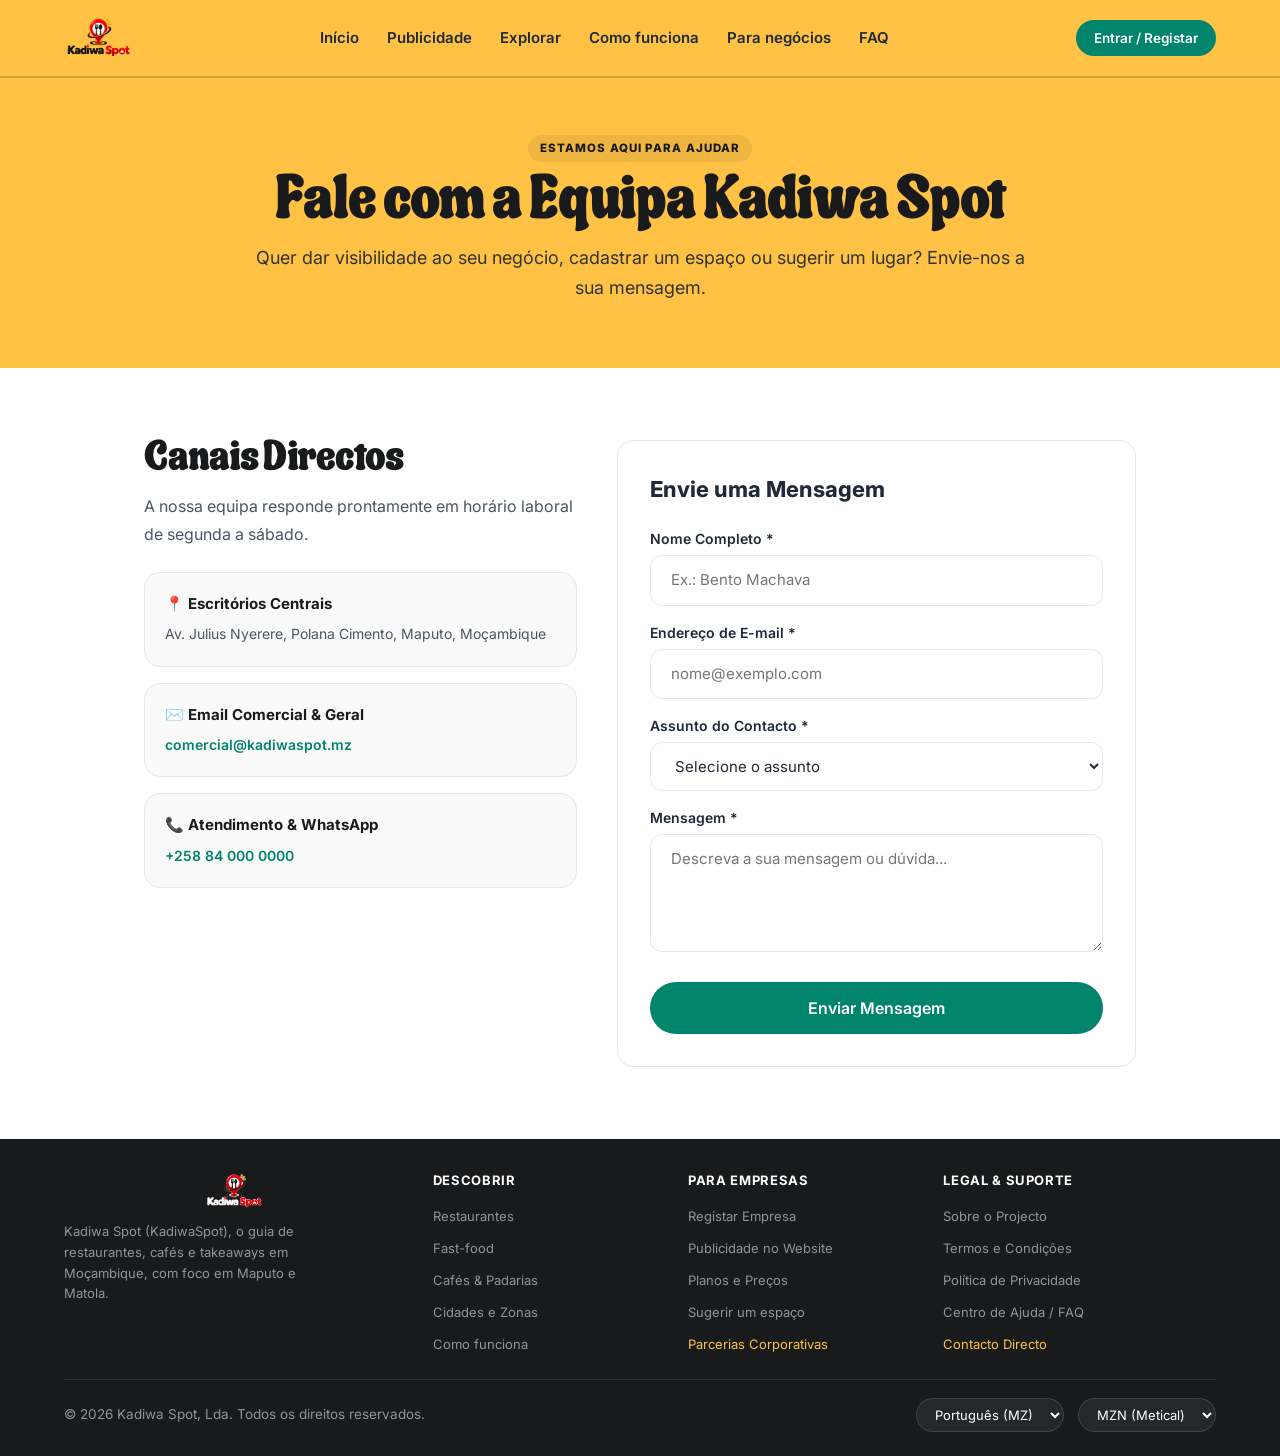
<file: pages/contacto.html>
<!DOCTYPE html>
<html lang="pt-MZ">

<head>
    <meta charset="UTF-8">
    <meta name="viewport" content="width=device-width, initial-scale=1.0">
    <meta name="theme-color" content="#FFC244">
    <link rel="stylesheet" href="../css/estilos.css">
    <!-- KADIWA:SEO:START -->
    <title>Contacto e parcerias em Moçambique | Kadiwa Spot</title>
    <meta name="description" content="Contacte a equipa do Kadiwa Spot para registar um estabelecimento, pedir destaques no website, divulgar por email ou propor parcerias em Moçambique.">
    <meta name="robots" content="index, follow, max-image-preview:large">
    <meta property="og:site_name" content="Kadiwa Spot">
    <meta property="og:locale" content="pt_MZ">
    <meta property="og:type" content="website">
    <meta property="og:title" content="Contacto e parcerias em Moçambique | Kadiwa Spot">
    <meta property="og:description" content="Contacte a equipa do Kadiwa Spot para registar um estabelecimento, pedir destaques no website, divulgar por email ou propor parcerias em Moçambique.">
    <meta property="og:image" content="https://kadiwaspot.merciodossantos.me/media/imagens/logo.png">
    <meta property="og:image:width" content="1536">
    <meta property="og:image:height" content="1024">
    <meta property="og:image:alt" content="Logótipo Kadiwa Spot">
    <meta name="twitter:card" content="summary">
    <meta name="twitter:title" content="Contacto e parcerias em Moçambique | Kadiwa Spot">
    <meta name="twitter:description" content="Contacte a equipa do Kadiwa Spot para registar um estabelecimento, pedir destaques no website, divulgar por email ou propor parcerias em Moçambique.">
    <meta name="twitter:image" content="https://kadiwaspot.merciodossantos.me/media/imagens/logo.png">
    <meta name="twitter:image:alt" content="Logótipo Kadiwa Spot">
    <link rel="icon" type="image/png" sizes="48x48" href="../media/imagens/favicon.png">
    <link rel="canonical" href="https://kadiwaspot.merciodossantos.me/pages/contacto.html">
    <meta property="og:url" content="https://kadiwaspot.merciodossantos.me/pages/contacto.html">
    <script type="application/ld+json">
{
  "@context": "https://schema.org",
  "@graph": [
    {
      "@type": "ContactPage",
      "@id": "https://kadiwaspot.merciodossantos.me/pages/contacto.html#webpage",
      "url": "https://kadiwaspot.merciodossantos.me/pages/contacto.html",
      "name": "Contacto e parcerias em Moçambique | Kadiwa Spot",
      "description": "Contacte a equipa do Kadiwa Spot para registar um estabelecimento, pedir destaques no website, divulgar por email ou propor parcerias em Moçambique.",
      "inLanguage": "pt-MZ",
      "isPartOf": {
        "@id": "https://kadiwaspot.merciodossantos.me/#website"
      },
      "about": {
        "@id": "https://kadiwaspot.merciodossantos.me/#organization"
      },
      "publisher": {
        "@id": "https://kadiwaspot.merciodossantos.me/#organization"
      },
      "breadcrumb": {
        "@id": "https://kadiwaspot.merciodossantos.me/pages/contacto.html#breadcrumb"
      }
    },
    {
      "@type": "BreadcrumbList",
      "@id": "https://kadiwaspot.merciodossantos.me/pages/contacto.html#breadcrumb",
      "itemListElement": [
        {
          "@type": "ListItem",
          "position": 1,
          "name": "Kadiwa Spot",
          "item": "https://kadiwaspot.merciodossantos.me/"
        },
        {
          "@type": "ListItem",
          "position": 2,
          "name": "Contacto e parcerias",
          "item": "https://kadiwaspot.merciodossantos.me/pages/contacto.html"
        }
      ]
    }
  ]
}
</script>
    <!-- KADIWA:SEO:END -->
</head>

<body class="content-page">
    <a class="skip-link" href="#conteudo">Saltar para o conteúdo</a>

    <!-- Topbar (Glovo Yellow) -->
    <header class="glovo-header" id="top">
        <div class="container nav-wrap">
            <a class="brand-link" href="../index.html" aria-label="Kadiwa Spot Início">
                <img class="header-logo" src="../media/imagens/logo.png" alt="Kadiwa Spot">
            </a>

            <nav id="primary-navigation" class="nav-links" aria-label="Menu principal">
                <a href="../index.html">Início</a>
                <a href="../index.html#publicidade">Publicidade</a>
                <a href="explorar.html">Explorar</a>
                <a href="../index.html#como">Como funciona</a>
                <a href="negocios.html">Para negócios</a>
                <a href="../index.html#faq">FAQ</a>
            </nav>

            <div class="header-actions">
                <button class="btn btn-teal btn-sm" type="button" data-account-open>Entrar / Registar</button>
                <button class="mobile-nav-toggle" aria-label="Abrir menu móvel" aria-expanded="false" aria-controls="primary-navigation" id="mobile-toggle" type="button">
                    <span></span><span></span><span></span>
                </button>
            </div>
        </div>
    </header>

    <main id="conteudo">
        <section class="page-intro-section business-hero-glovo">
            <div class="page-intro container">
                <span class="page-eyebrow ad-tag tag-yellow">Estamos aqui
                    para ajudar</span>
                <h1 class="page-title">Fale com a Equipa Kadiwa Spot</h1>
                <p class="page-lead">Quer dar visibilidade ao seu negócio, cadastrar um espaço
                    ou sugerir um lugar? Envie-nos a sua mensagem.</p>
            </div>
        </section>

        <section class="content-section">
            <div class="contact-grid container">
                <!-- Contact info -->
                <div class="contact-information">
                    <div>
                        <h2 class="content-title">Canais Directos</h2>
                        <p class="body-copy">A nossa equipa responde
                            prontamente em horário laboral de segunda a sábado.</p>
                    </div>

                    <div class="form-stack">
                        <div class="contact-info-card">
                            <strong class="contact-info-title">📍 Escritórios
                                Centrais</strong>
                            <span class="contact-info-text">Av. Julius Nyerere,
                                Polana Cimento, Maputo, Moçambique</span>
                        </div>

                        <div class="contact-info-card">
                            <strong class="contact-info-title">✉️ Email Comercial &
                                Geral</strong>
                            <a href="mailto:comercial@kadiwaspot.mz" class="contact-info-link">comercial@kadiwaspot.mz</a>
                        </div>

                        <div class="contact-info-card">
                            <strong class="contact-info-title">📞 Atendimento &
                                WhatsApp</strong>
                            <a href="tel:+258840000000" class="contact-info-link">+258 84 000
                                0000</a>
                        </div>
                    </div>
                </div>

                <!-- Form -->
                <div class="contact-form-card">
                    <h3 class="form-title">Envie uma Mensagem</h3>
                    <form id="contact-form" class="form-stack">
                        <div>
                            <label for="contact-name" class="field-label">Nome
                                Completo *</label>
                            <input id="contact-name" type="text" class="form-input newsletter-input" required
                                placeholder="Ex.: Bento Machava">
                        </div>

                        <div>
                            <label for="contact-email" class="field-label">Endereço
                                de E-mail *</label>
                            <input id="contact-email" type="email" class="form-input newsletter-input" required
                                placeholder="nome@exemplo.com">
                        </div>

                        <div>
                            <label for="contact-subject" class="field-label">Assunto
                                do Contacto *</label>
                            <select id="contact-subject" class="form-input newsletter-input" required>
                                <option value="">Selecione o assunto</option>
                                <option value="publicidade">Publicidade no website e por email</option>
                                <option value="carrossel">Destaque no Grande Carrossel</option>
                                <option value="negocio">Registar Restaurante / Takeaway</option>
                                <option value="sugestao">Sugerir ou actualizar um espaço</option>
                                <option value="outro">Outro assunto</option>
                            </select>
                        </div>

                        <div>
                            <label for="contact-message" class="field-label">Mensagem
                                *</label>
                            <textarea id="contact-message" rows="4" class="form-input newsletter-input" required
                                placeholder="Descreva a sua mensagem ou dúvida..."></textarea>
                        </div>

                        <button type="submit" class="form-submit btn btn-teal btn-lg">Enviar
                            Mensagem</button>
                    </form>
                    <div id="form-feedback" class="form-feedback">
                        ✓ Mensagem enviada com sucesso! Entraremos em contacto brevemente.
                    </div>
                </div>
            </div>
        </section>
    </main>

    <!-- Glovo Dark Footer -->
    <footer class="glovo-footer">
        <div class="container">
            <div class="footer-top-grid">
                <div class="footer-brand-col">
                    <img class="footer-logo-img" src="../media/imagens/logo-dark.png" alt="Kadiwa Spot">
                    <p>Kadiwa Spot (KadiwaSpot), o guia de restaurantes, cafés e takeaways em Moçambique, com foco em Maputo e Matola.</p>
                </div>

                <div class="footer-links-col">
                    <h4>Descobrir</h4>
                    <ul>
                        <li><a href="explorar.html?categoria=restaurante">Restaurantes</a></li>
                        <li><a href="explorar.html?categoria=fast-food">Fast-food</a></li>
                        <li><a href="explorar.html?categoria=cafe">Cafés & Padarias</a></li>
                        <li><a href="../index.html#zonas">Cidades e Zonas</a></li>
                        <li><a href="../index.html#faq">Como funciona</a></li>
                    </ul>
                </div>

                <div class="footer-links-col">
                    <h4>Para Empresas</h4>
                    <ul>
                        <li><a href="negocios.html">Registar Empresa</a></li>
                        <li><a href="negocios.html#outdoors">Publicidade no Website</a></li>
                        <li><a href="negocios.html#precos">Planos e Preços</a></li>
                        <li><a href="contacto.html?tipo=sugestao">Sugerir um espaço</a></li>
                        <li><a aria-current="page" href="contacto.html">Parcerias Corporativas</a></li>
                    </ul>
                </div>

                <div class="footer-links-col">
                    <h4>Legal & Suporte</h4>
                    <ul>
                        <li><a href="sobre.html">Sobre o Projecto</a></li>
                        <li><a href="sobre.html#termos">Termos e Condições</a></li>
                        <li><a href="sobre.html#privacidade">Política de Privacidade</a></li>
                        <li><a href="../index.html#faq">Centro de Ajuda / FAQ</a></li>
                        <li><a aria-current="page" href="contacto.html">Contacto Directo</a></li>
                    </ul>
                </div>
            </div>

            <div class="footer-bottom-bar">
                <div class="footer-copyright">
                    &copy; 2026 Kadiwa Spot, Lda. Todos os direitos reservados.
                </div>

                <div class="footer-selectors">
                    <select class="footer-select" aria-label="Selecionar idioma">
                        <option value="pt" selected>Português (MZ)</option>
                        <option value="en">English</option>
                    </select>
                    <select class="footer-select" aria-label="Selecionar moeda">
                        <option value="mzn" selected>MZN (Metical)</option>
                        <option value="usd">USD ($)</option>
                    </select>
                </div>
            </div>
        </div>
    </footer>

    <script>
        document.getElementById('contact-form')?.addEventListener('submit', (e) => {
            e.preventDefault();
            document.getElementById('contact-form').style.display = 'none';
            document.getElementById('form-feedback').style.display = 'block';
        });
    </script>
    <script src="../js/script.js" defer></script>
    <script src="../js/conta-cliente.js" defer></script>
</body>

</html>
</file>
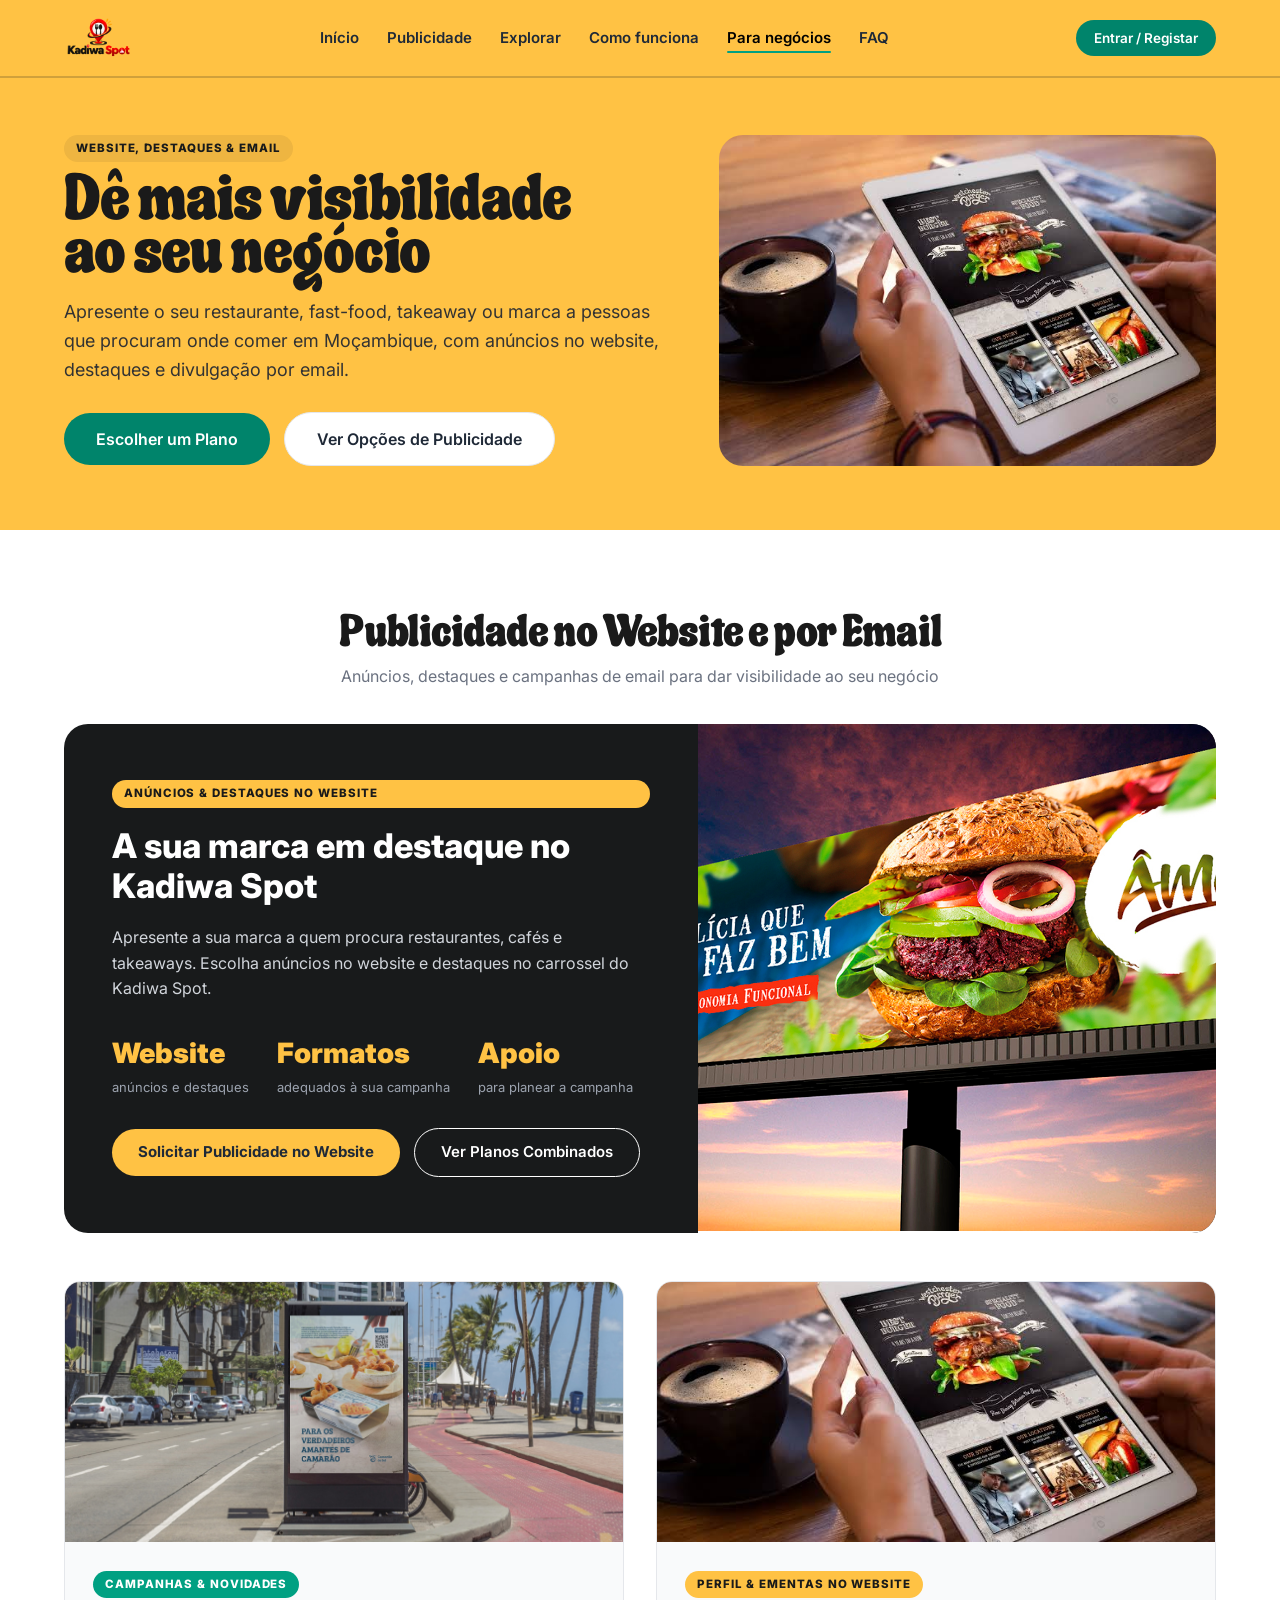
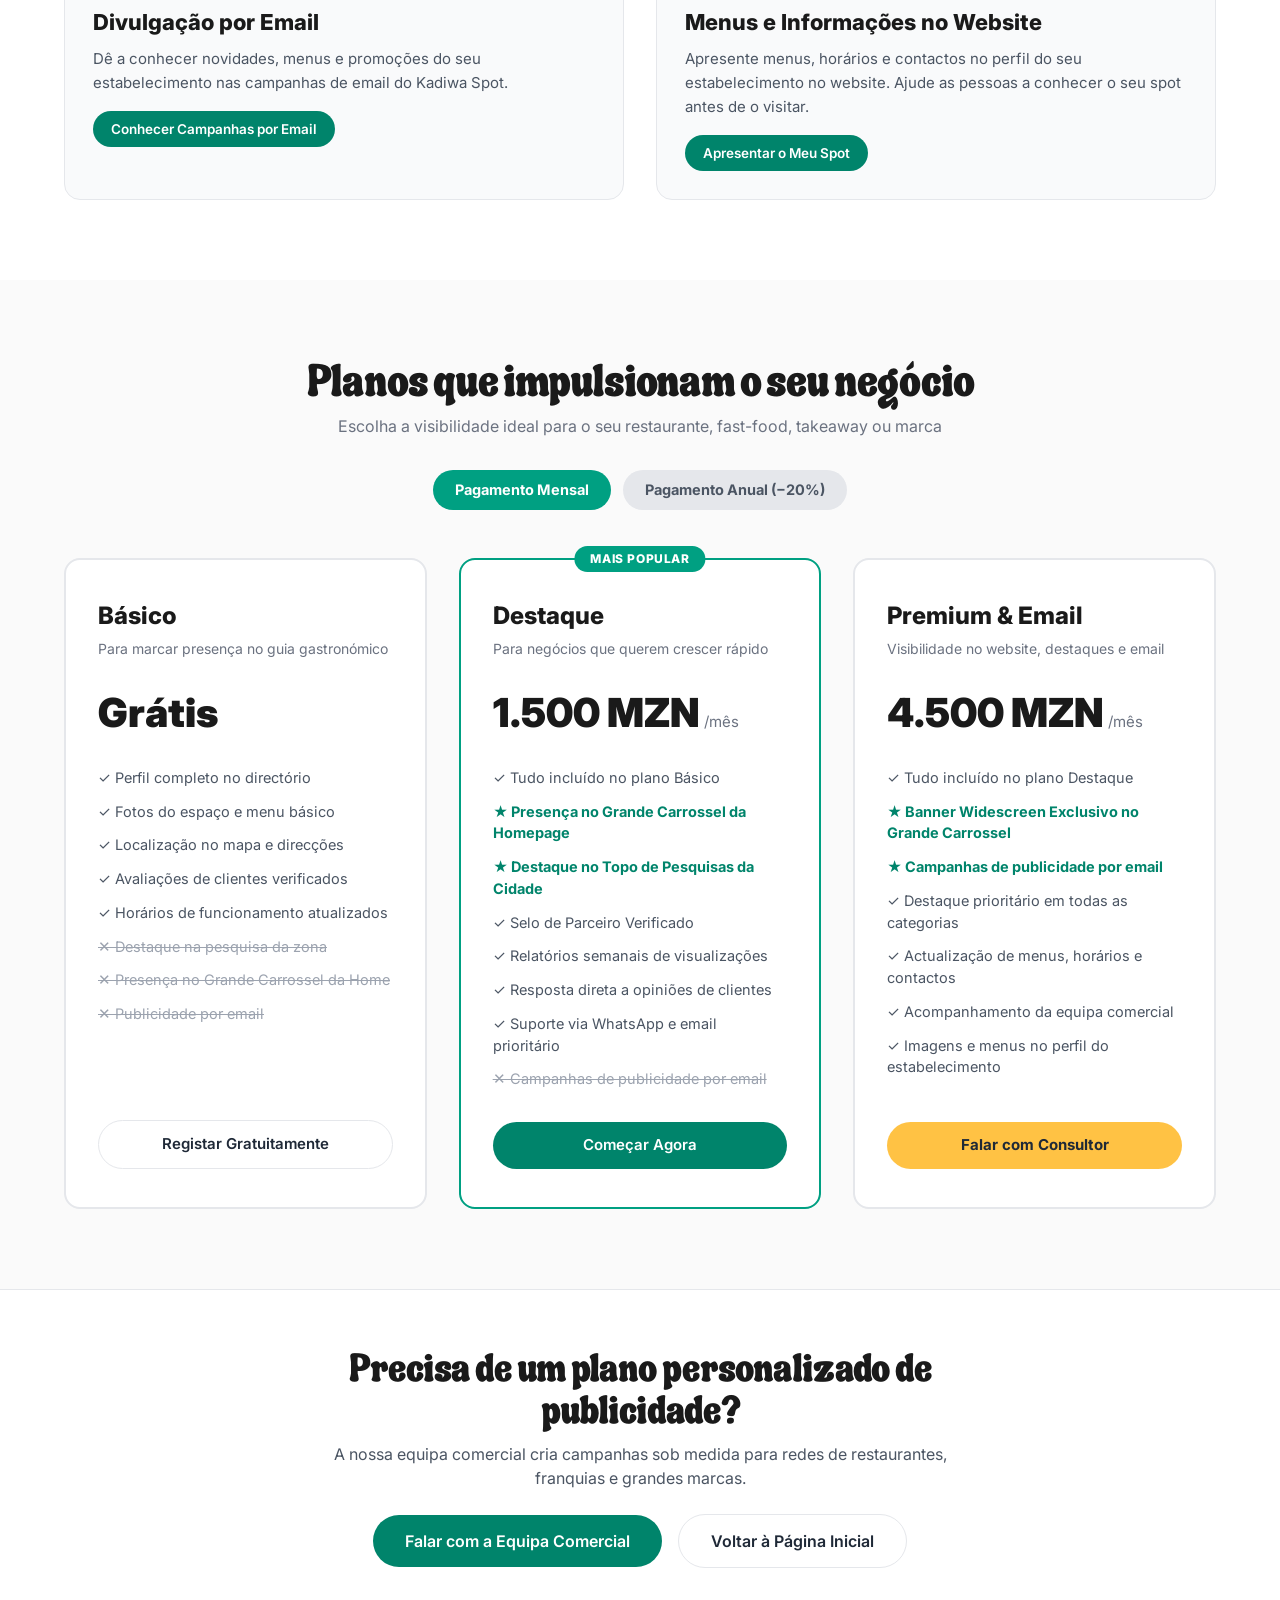
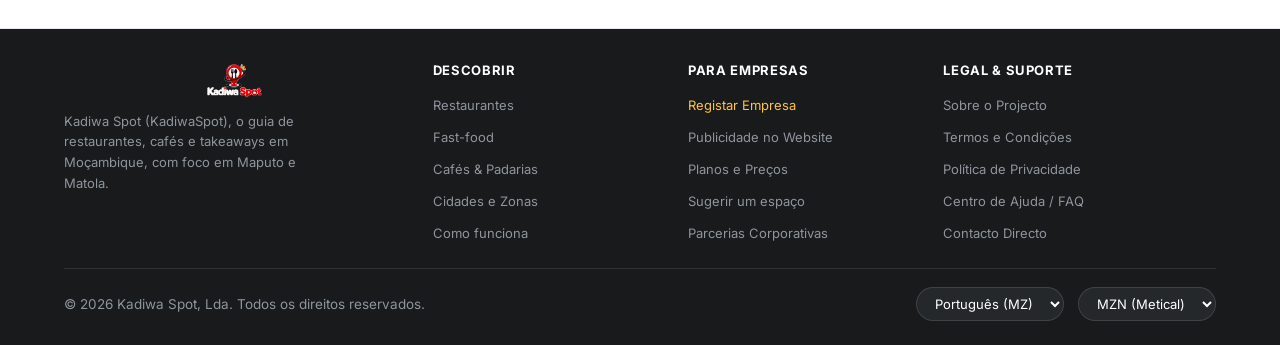
<file: pages/negocios.html>
<!DOCTYPE html>
<html lang="pt-MZ">

<head>
    <meta charset="UTF-8">
    <meta name="viewport" content="width=device-width, initial-scale=1.0">
    <meta name="theme-color" content="#FFC244">
    <link rel="stylesheet" href="../css/estilos.css">
    <!-- KADIWA:SEO:START -->
    <title>Publicidade para restaurantes em Moçambique | Kadiwa Spot</title>
    <meta name="description" content="Dê visibilidade ao seu restaurante, café ou takeaway no Kadiwa Spot, com anúncios no website, destaques e campanhas de divulgação por email.">
    <meta name="robots" content="index, follow, max-image-preview:large">
    <meta property="og:site_name" content="Kadiwa Spot">
    <meta property="og:locale" content="pt_MZ">
    <meta property="og:type" content="website">
    <meta property="og:title" content="Publicidade para restaurantes em Moçambique | Kadiwa Spot">
    <meta property="og:description" content="Dê visibilidade ao seu restaurante, café ou takeaway no Kadiwa Spot, com anúncios no website, destaques e campanhas de divulgação por email.">
    <meta property="og:image" content="https://kadiwaspot.merciodossantos.me/media/imagens/logo.png">
    <meta property="og:image:width" content="1536">
    <meta property="og:image:height" content="1024">
    <meta property="og:image:alt" content="Logótipo Kadiwa Spot">
    <meta name="twitter:card" content="summary">
    <meta name="twitter:title" content="Publicidade para restaurantes em Moçambique | Kadiwa Spot">
    <meta name="twitter:description" content="Dê visibilidade ao seu restaurante, café ou takeaway no Kadiwa Spot, com anúncios no website, destaques e campanhas de divulgação por email.">
    <meta name="twitter:image" content="https://kadiwaspot.merciodossantos.me/media/imagens/logo.png">
    <meta name="twitter:image:alt" content="Logótipo Kadiwa Spot">
    <link rel="icon" type="image/png" sizes="48x48" href="../media/imagens/favicon.png">
    <link rel="canonical" href="https://kadiwaspot.merciodossantos.me/pages/negocios.html">
    <meta property="og:url" content="https://kadiwaspot.merciodossantos.me/pages/negocios.html">
    <script type="application/ld+json">
{
  "@context": "https://schema.org",
  "@graph": [
    {
      "@type": "WebPage",
      "@id": "https://kadiwaspot.merciodossantos.me/pages/negocios.html#webpage",
      "url": "https://kadiwaspot.merciodossantos.me/pages/negocios.html",
      "name": "Publicidade para restaurantes em Moçambique | Kadiwa Spot",
      "description": "Dê visibilidade ao seu restaurante, café ou takeaway no Kadiwa Spot, com anúncios no website, destaques e campanhas de divulgação por email.",
      "inLanguage": "pt-MZ",
      "isPartOf": {
        "@id": "https://kadiwaspot.merciodossantos.me/#website"
      },
      "about": {
        "@id": "https://kadiwaspot.merciodossantos.me/#organization"
      },
      "publisher": {
        "@id": "https://kadiwaspot.merciodossantos.me/#organization"
      },
      "breadcrumb": {
        "@id": "https://kadiwaspot.merciodossantos.me/pages/negocios.html#breadcrumb"
      }
    },
    {
      "@type": "BreadcrumbList",
      "@id": "https://kadiwaspot.merciodossantos.me/pages/negocios.html#breadcrumb",
      "itemListElement": [
        {
          "@type": "ListItem",
          "position": 1,
          "name": "Kadiwa Spot",
          "item": "https://kadiwaspot.merciodossantos.me/"
        },
        {
          "@type": "ListItem",
          "position": 2,
          "name": "Para negócios",
          "item": "https://kadiwaspot.merciodossantos.me/pages/negocios.html"
        }
      ]
    }
  ]
}
</script>
    <!-- KADIWA:SEO:END -->
</head>

<body class="business-page">
    <a class="skip-link" href="#conteudo">Saltar para o conteúdo</a>

    <!-- Topbar (Glovo Yellow) -->
    <header class="glovo-header" id="top">
        <div class="container nav-wrap">
            <a class="brand-link" href="../index.html" aria-label="Kadiwa Spot Início">
                <img class="header-logo" src="../media/imagens/logo.png" alt="Kadiwa Spot">
            </a>

            <nav id="primary-navigation" class="nav-links" aria-label="Menu principal">
                <a href="../index.html">Início</a>
                <a href="../index.html#publicidade">Publicidade</a>
                <a href="explorar.html">Explorar</a>
                <a href="../index.html#como">Como funciona</a>
                <a class="active" aria-current="page" href="negocios.html">Para negócios</a>
                <a href="../index.html#faq">FAQ</a>
            </nav>

            <div class="header-actions">
                <button class="btn btn-teal btn-sm" type="button" data-account-open>Entrar / Registar</button>
                <button class="mobile-nav-toggle" aria-label="Abrir menu móvel" aria-expanded="false" aria-controls="primary-navigation" id="mobile-toggle" type="button">
                    <span></span><span></span><span></span>
                </button>
            </div>
        </div>
    </header>

    <main id="conteudo">
        <!-- Business Hero -->
        <section class="business-hero-glovo">
            <div class="container business-hero-grid">
                <div class="business-hero-content">
                    <span class="page-eyebrow ad-tag tag-yellow">Website, Destaques & Email</span>
                    <h1>Dê mais visibilidade<br>ao seu negócio</h1>
                    <p class="lead">Apresente o seu restaurante, fast-food, takeaway ou marca a pessoas que procuram onde comer em
                        Moçambique, com anúncios no website, destaques e divulgação por email.</p>

                    <div class="business-hero-actions">
                        <a class="btn btn-teal btn-lg" href="#precos">Escolher um Plano</a>
                        <a class="btn btn-white btn-lg" href="#outdoors">Ver Opções de Publicidade</a>
                    </div>
                </div>

                <div class="business-hero-visual">
                    <img src="../media/imagens/pub.jpeg"
                        alt="Cliente a consultar ementa digital num tablet num restaurante moderno">
                </div>
            </div>
        </section>

        <!-- Publicidade no website, destaques e email -->
        <section class="section-outdoor-showcase" id="outdoors">
            <div class="container">
                <div class="section-title-wrap">
                    <h2>Publicidade no Website e por Email</h2>
                    <p>Anúncios, destaques e campanhas de email para dar visibilidade ao seu negócio</p>
                </div>

                <!-- Destaque de publicidade no website -->
                <div class="outdoor-featured-box">
                    <div class="outdoor-box-content">
                        <span class="ad-tag tag-yellow">Anúncios & Destaques no Website</span>
                        <h3>A sua marca em destaque no Kadiwa Spot</h3>
                        <p>Apresente a sua marca a quem procura restaurantes, cafés e takeaways. Escolha anúncios no website e destaques no carrossel do Kadiwa Spot.</p>

                        <div class="outdoor-stats-row">
                            <div class="outdoor-stat-item">
                                <strong>Website</strong>
                                <span>anúncios e destaques</span>
                            </div>
                            <div class="outdoor-stat-item">
                                <strong>Formatos</strong>
                                <span>adequados à sua campanha</span>
                            </div>
                            <div class="outdoor-stat-item">
                                <strong>Apoio</strong>
                                <span>para planear a campanha</span>
                            </div>
                        </div>

                        <div class="business-hero-actions">
                            <a class="btn btn-yellow" href="contacto.html?tipo=publicidade">Solicitar Publicidade no Website</a>
                            <a class="btn btn-outline-white" href="#precos">Ver Planos Combinados</a>
                        </div>
                    </div>

                    <div class="outdoor-box-media">
                        <img src="../media/imagens/outoddor.png"
                            alt="Imagem ilustrativa de campanha Kadiwa Spot">
                    </div>
                </div>

                <!-- Secondary Media Showcase Grid -->
                <div class="media-secondary-grid">
                    <!-- Card 1: Publicidade por email -->
                    <article class="media-feature-card">
                        <div class="media-card-img-wrap">
                            <img src="../media/imagens/pub2.png"
                                alt="Imagem ilustrativa de divulgação gastronómica">
                        </div>
                        <div class="media-card-body">
                            <span class="card-eyebrow ad-tag tag-teal">Campanhas & Novidades</span>
                            <h4>Divulgação por Email</h4>
                            <p>Dê a conhecer novidades, menus e promoções do seu estabelecimento nas campanhas de email do Kadiwa Spot.</p>
                            <a class="btn btn-teal btn-sm" href="contacto.html?tipo=publicidade">Conhecer Campanhas por Email</a>
                        </div>
                    </article>

                    <!-- Card 2: Menus e perfis no website -->
                    <article class="media-feature-card">
                        <div class="media-card-img-wrap">
                            <img src="../media/imagens/pub.jpeg"
                                alt="Consulta de informações gastronómicas num dispositivo digital">
                        </div>
                        <div class="media-card-body">
                            <span class="card-eyebrow ad-tag tag-yellow">Perfil & Ementas no Website</span>
                            <h4>Menus e Informações no Website</h4>
                            <p>Apresente menus, horários e contactos no perfil do seu estabelecimento no website. Ajude as pessoas a conhecer o seu spot antes de o visitar.</p>
                            <a class="btn btn-teal btn-sm" href="contacto.html?tipo=publicidade">Apresentar o Meu Spot</a>
                        </div>
                    </article>
                </div>
            </div>
        </section>

        <!-- Planos e Preços -->
        <section class="section-pricing-glovo" id="precos">
            <div class="container">
                <div class="section-title-wrap">
                    <h2>Planos que impulsionam o seu negócio</h2>
                    <p>Escolha a visibilidade ideal para o seu restaurante, fast-food, takeaway ou marca</p>

                    <!-- Billing Toggle -->
                    <div class="pricing-toggle-wrap">
                        <button type="button" class="billing-toggle-btn active" data-billing="monthly">Pagamento
                            Mensal</button>
                        <button type="button" class="billing-toggle-btn" data-billing="annual">Pagamento Anual
                            (−20%)</button>
                    </div>
                </div>

                <div class="pricing-cards-grid">
                    <!-- Plan 1: Básico -->
                    <article class="pricing-card-item">
                        <div class="plan-header">
                            <h3>Básico</h3>
                            <p class="plan-desc">Para marcar presença no guia gastronómico</p>
                        </div>
                        <div class="plan-price-box">
                            <strong data-month="Grátis" data-year="Grátis">Grátis</strong>
                        </div>
                        <ul class="plan-features-list">
                            <li>✓ Perfil completo no directório</li>
                            <li>✓ Fotos do espaço e menu básico</li>
                            <li>✓ Localização no mapa e direcções</li>
                            <li>✓ Avaliações de clientes verificados</li>
                            <li>✓ Horários de funcionamento atualizados</li>
                            <li class="missing">✕ Destaque na pesquisa da zona</li>
                            <li class="missing">✕ Presença no Grande Carrossel da Home</li>
                            <li class="missing">✕ Publicidade por email</li>
                        </ul>
                        <a class="btn btn-white"
                            href="contacto.html?plano=basico">Registar Gratuitamente</a>
                    </article>

                    <!-- Plan 2: Destaque (Featured) -->
                    <article class="pricing-card-item featured">
                        <span class="pricing-popular-badge">Mais Popular</span>
                        <div class="plan-header">
                            <h3>Destaque</h3>
                            <p class="plan-desc">Para negócios que querem crescer rápido</p>
                        </div>
                        <div class="plan-price-box">
                            <strong data-month="1.500 MZN" data-year="1.200 MZN">1.500 MZN</strong>
                            <span>/mês</span>
                        </div>
                        <ul class="plan-features-list">
                            <li>✓ Tudo incluído no plano Básico</li>
                            <li class="highlight-benefit">★ Presença no Grande Carrossel da Homepage</li>
                            <li class="highlight-benefit">★ Destaque no Topo de Pesquisas da Cidade</li>
                            <li>✓ Selo de Parceiro Verificado</li>
                            <li>✓ Relatórios semanais de visualizações</li>
                            <li>✓ Resposta direta a opiniões de clientes</li>
                            <li>✓ Suporte via WhatsApp e email prioritário</li>
                            <li class="missing">✕ Campanhas de publicidade por email</li>
                        </ul>
                        <a class="btn btn-teal" href="contacto.html?plano=destaque">Começar Agora</a>
                    </article>

                    <!-- Plan 3: Premium & Email -->
                    <article class="pricing-card-item">
                        <div class="plan-header">
                            <h3>Premium & Email</h3>
                            <p class="plan-desc">Visibilidade no website, destaques e email</p>
                        </div>
                        <div class="plan-price-box">
                            <strong data-month="4.500 MZN" data-year="3.600 MZN">4.500 MZN</strong>
                            <span>/mês</span>
                        </div>
                        <ul class="plan-features-list">
                            <li>✓ Tudo incluído no plano Destaque</li>
                            <li class="highlight-benefit">★ Banner Widescreen Exclusivo no Grande Carrossel</li>
                            <li class="highlight-benefit">★ Campanhas de publicidade por email</li>
                            <li>✓ Destaque prioritário em todas as categorias</li>
                            <li>✓ Actualização de menus, horários e contactos</li>
                            <li>✓ Acompanhamento da equipa comercial</li>
                            <li>✓ Imagens e menus no perfil do estabelecimento</li>
                        </ul>
                        <a class="btn btn-yellow" href="contacto.html?plano=premium">Falar com Consultor</a>
                    </article>
                </div>
            </div>
        </section>

        <!-- Final Contact CTA -->
        <section class="surface-white section-newsletter">
            <div class="container newsletter-box">
                <h2>Precisa de um plano personalizado de publicidade?</h2>
                <p>A nossa equipa comercial cria campanhas sob medida para redes de restaurantes, franquias e grandes
                    marcas.</p>
                <div class="centered-actions button-row">
                    <a class="btn btn-teal btn-lg" href="contacto.html">Falar com a Equipa Comercial</a>
                    <a class="btn btn-white btn-lg" href="../index.html">Voltar à Página Inicial</a>
                </div>
            </div>
        </section>
    </main>

    <!-- Glovo Dark Footer -->
    <footer class="glovo-footer">
        <div class="container">
            <div class="footer-top-grid">
                <div class="footer-brand-col">
                    <img class="footer-logo-img" src="../media/imagens/logo-dark.png" alt="Kadiwa Spot">
                    <p>Kadiwa Spot (KadiwaSpot), o guia de restaurantes, cafés e takeaways em Moçambique, com foco em Maputo e Matola.</p>
                </div>

                <div class="footer-links-col">
                    <h4>Descobrir</h4>
                    <ul>
                        <li><a href="explorar.html?categoria=restaurante">Restaurantes</a></li>
                        <li><a href="explorar.html?categoria=fast-food">Fast-food</a></li>
                        <li><a href="explorar.html?categoria=cafe">Cafés & Padarias</a></li>
                        <li><a href="../index.html#zonas">Cidades e Zonas</a></li>
                        <li><a href="../index.html#faq">Como funciona</a></li>
                    </ul>
                </div>

                <div class="footer-links-col">
                    <h4>Para Empresas</h4>
                    <ul>
                        <li><a aria-current="page" href="negocios.html">Registar Empresa</a></li>
                        <li><a href="negocios.html#outdoors">Publicidade no Website</a></li>
                        <li><a href="negocios.html#precos">Planos e Preços</a></li>
                        <li><a href="contacto.html?tipo=sugestao">Sugerir um espaço</a></li>
                        <li><a href="contacto.html">Parcerias Corporativas</a></li>
                    </ul>
                </div>

                <div class="footer-links-col">
                    <h4>Legal & Suporte</h4>
                    <ul>
                        <li><a href="sobre.html">Sobre o Projecto</a></li>
                        <li><a href="sobre.html#termos">Termos e Condições</a></li>
                        <li><a href="sobre.html#privacidade">Política de Privacidade</a></li>
                        <li><a href="../index.html#faq">Centro de Ajuda / FAQ</a></li>
                        <li><a href="contacto.html">Contacto Directo</a></li>
                    </ul>
                </div>
            </div>

            <div class="footer-bottom-bar">
                <div class="footer-copyright">
                    &copy; 2026 Kadiwa Spot, Lda. Todos os direitos reservados.
                </div>

                <div class="footer-selectors">
                    <select class="footer-select" aria-label="Selecionar idioma">
                        <option value="pt" selected>Português (MZ)</option>
                        <option value="en">English</option>
                    </select>
                    <select class="footer-select" aria-label="Selecionar moeda">
                        <option value="mzn" selected>MZN (Metical)</option>
                        <option value="usd">USD ($)</option>
                    </select>
                </div>
            </div>
        </div>
    </footer>

    <script src="../js/script.js"></script>
    <script src="../js/conta-cliente.js"></script>
</body>

</html>
</file>
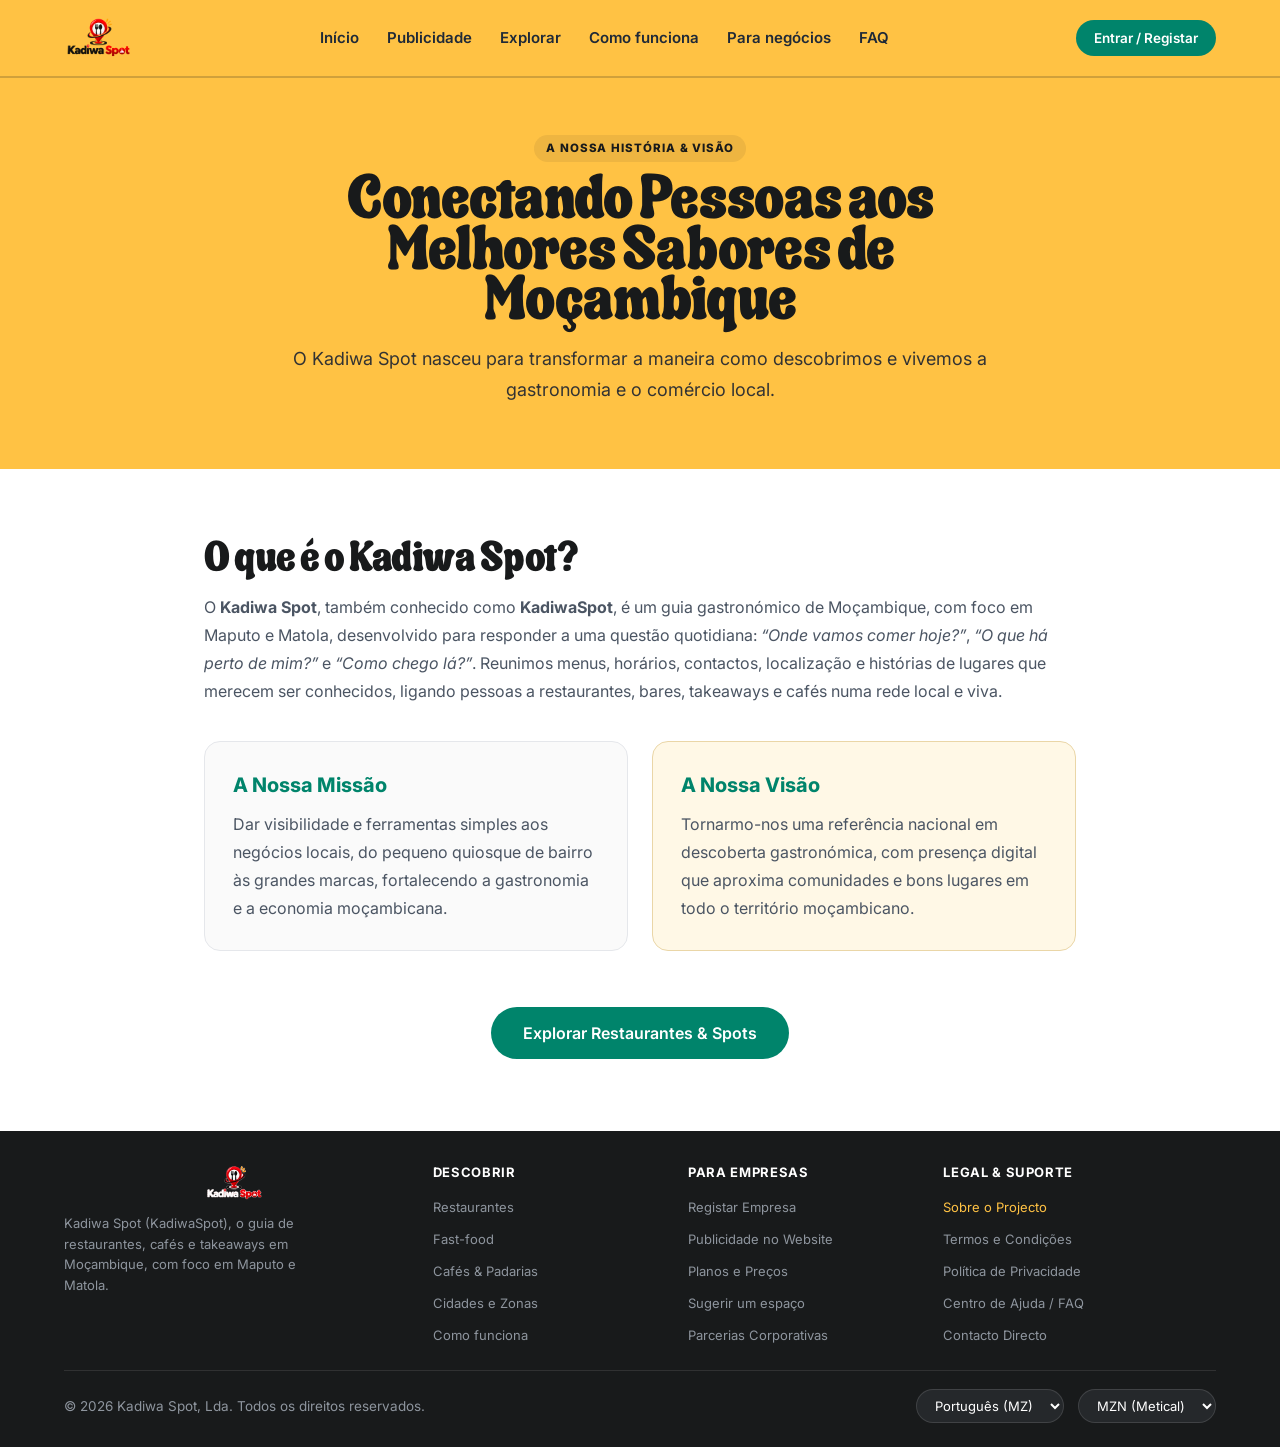
<file: pages/sobre.html>
<!DOCTYPE html>
<html lang="pt-MZ">

<head>
    <meta charset="UTF-8">
    <meta name="viewport" content="width=device-width, initial-scale=1.0">
    <meta name="theme-color" content="#FFC244">
    <link rel="stylesheet" href="../css/estilos.css">
    <!-- KADIWA:SEO:START -->
    <title>Sobre o Kadiwa Spot | Guia gastronómico de Moçambique</title>
    <meta name="description" content="Conheça o Kadiwa Spot, também chamado KadiwaSpot: um guia de restaurantes, cafés e takeaways que aproxima pessoas da gastronomia de Moçambique.">
    <meta name="robots" content="index, follow, max-image-preview:large">
    <meta property="og:site_name" content="Kadiwa Spot">
    <meta property="og:locale" content="pt_MZ">
    <meta property="og:type" content="website">
    <meta property="og:title" content="Sobre o Kadiwa Spot | Guia gastronómico de Moçambique">
    <meta property="og:description" content="Conheça o Kadiwa Spot, também chamado KadiwaSpot: um guia de restaurantes, cafés e takeaways que aproxima pessoas da gastronomia de Moçambique.">
    <meta property="og:image" content="https://kadiwaspot.merciodossantos.me/media/imagens/logo.png">
    <meta property="og:image:width" content="1536">
    <meta property="og:image:height" content="1024">
    <meta property="og:image:alt" content="Logótipo Kadiwa Spot">
    <meta name="twitter:card" content="summary">
    <meta name="twitter:title" content="Sobre o Kadiwa Spot | Guia gastronómico de Moçambique">
    <meta name="twitter:description" content="Conheça o Kadiwa Spot, também chamado KadiwaSpot: um guia de restaurantes, cafés e takeaways que aproxima pessoas da gastronomia de Moçambique.">
    <meta name="twitter:image" content="https://kadiwaspot.merciodossantos.me/media/imagens/logo.png">
    <meta name="twitter:image:alt" content="Logótipo Kadiwa Spot">
    <link rel="icon" type="image/png" sizes="48x48" href="../media/imagens/favicon.png">
    <link rel="canonical" href="https://kadiwaspot.merciodossantos.me/pages/sobre.html">
    <meta property="og:url" content="https://kadiwaspot.merciodossantos.me/pages/sobre.html">
    <script type="application/ld+json">
{
  "@context": "https://schema.org",
  "@graph": [
    {
      "@type": "AboutPage",
      "@id": "https://kadiwaspot.merciodossantos.me/pages/sobre.html#webpage",
      "url": "https://kadiwaspot.merciodossantos.me/pages/sobre.html",
      "name": "Sobre o Kadiwa Spot | Guia gastronómico de Moçambique",
      "description": "Conheça o Kadiwa Spot, também chamado KadiwaSpot: um guia de restaurantes, cafés e takeaways que aproxima pessoas da gastronomia de Moçambique.",
      "inLanguage": "pt-MZ",
      "isPartOf": {
        "@id": "https://kadiwaspot.merciodossantos.me/#website"
      },
      "about": {
        "@id": "https://kadiwaspot.merciodossantos.me/#organization"
      },
      "publisher": {
        "@id": "https://kadiwaspot.merciodossantos.me/#organization"
      },
      "breadcrumb": {
        "@id": "https://kadiwaspot.merciodossantos.me/pages/sobre.html#breadcrumb"
      }
    },
    {
      "@type": "BreadcrumbList",
      "@id": "https://kadiwaspot.merciodossantos.me/pages/sobre.html#breadcrumb",
      "itemListElement": [
        {
          "@type": "ListItem",
          "position": 1,
          "name": "Kadiwa Spot",
          "item": "https://kadiwaspot.merciodossantos.me/"
        },
        {
          "@type": "ListItem",
          "position": 2,
          "name": "Sobre o Kadiwa Spot",
          "item": "https://kadiwaspot.merciodossantos.me/pages/sobre.html"
        }
      ]
    }
  ]
}
</script>
    <!-- KADIWA:SEO:END -->
</head>

<body class="content-page">
    <a class="skip-link" href="#conteudo">Saltar para o conteúdo</a>

    <!-- Topbar (Glovo Yellow) -->
    <header class="glovo-header" id="top">
        <div class="container nav-wrap">
            <a class="brand-link" href="../index.html" aria-label="Kadiwa Spot Início">
                <img class="header-logo" src="../media/imagens/logo.png" alt="Kadiwa Spot">
            </a>

            <nav id="primary-navigation" class="nav-links" aria-label="Menu principal">
                <a href="../index.html">Início</a>
                <a href="../index.html#publicidade">Publicidade</a>
                <a href="explorar.html">Explorar</a>
                <a href="../index.html#como">Como funciona</a>
                <a href="negocios.html">Para negócios</a>
                <a href="../index.html#faq">FAQ</a>
            </nav>

            <div class="header-actions">
                <button class="btn btn-teal btn-sm" type="button" data-account-open>Entrar / Registar</button>
                <button class="mobile-nav-toggle" aria-label="Abrir menu móvel" aria-expanded="false" aria-controls="primary-navigation" id="mobile-toggle" type="button">
                    <span></span><span></span><span></span>
                </button>
            </div>
        </div>
    </header>

    <main id="conteudo">
        <section class="page-intro-section business-hero-glovo">
            <div class="page-intro container">
                <span class="page-eyebrow ad-tag tag-yellow">A Nossa
                    História & Visão</span>
                <h1 class="page-title">Conectando Pessoas aos Melhores
                    Sabores de Moçambique</h1>
                <p class="page-lead">O Kadiwa Spot nasceu para transformar a
                    maneira como descobrimos e vivemos a gastronomia e o comércio local.</p>
            </div>
        </section>

        <section class="content-section">
            <div class="reading-container container">
                <div>
                    <h2 class="content-title">O que é o Kadiwa
                        Spot?</h2>
                    <p class="body-copy">
                        O <strong>Kadiwa Spot</strong>, também conhecido como <strong>KadiwaSpot</strong>, é um guia gastronómico de Moçambique, com foco em Maputo e Matola, desenvolvido para responder a uma questão
                        quotidiana: <em>“Onde vamos comer hoje?”</em>, <em>“O que há perto de mim?”</em> e <em>“Como
                            chego lá?”</em>. Reunimos menus, horários, contactos, localização e histórias de lugares que
                        merecem ser conhecidos, ligando pessoas a restaurantes, bares, takeaways e cafés numa rede local e
                        viva.
                    </p>
                </div>

                <div class="values-grid">
                    <div class="value-card">
                        <h3 class="value-title">A
                            Nossa Missão</h3>
                        <p class="body-copy">Dar visibilidade e ferramentas
                            simples aos negócios locais, do pequeno quiosque de bairro às grandes marcas, fortalecendo a
                            gastronomia e a economia moçambicana.</p>
                    </div>

                    <div class="value-card value-card-yellow">
                        <h3 class="value-title">A Nossa
                            Visão</h3>
                        <p class="body-copy">Tornarmo-nos uma referência nacional em descoberta
                            gastronómica, com presença digital que aproxima comunidades e bons lugares em todo o
                            território moçambicano.</p>
                    </div>
                </div>

                <div class="centered-actions">
                    <a class="btn btn-teal btn-lg" href="explorar.html">Explorar Restaurantes & Spots</a>
                </div>
            </div>
        </section>
    </main>

    <!-- Glovo Dark Footer -->
    <footer class="glovo-footer">
        <div class="container">
            <div class="footer-top-grid">
                <div class="footer-brand-col">
                    <img class="footer-logo-img" src="../media/imagens/logo-dark.png" alt="Kadiwa Spot">
                    <p>Kadiwa Spot (KadiwaSpot), o guia de restaurantes, cafés e takeaways em Moçambique, com foco em Maputo e Matola.</p>
                </div>

                <div class="footer-links-col">
                    <h4>Descobrir</h4>
                    <ul>
                        <li><a href="explorar.html?categoria=restaurante">Restaurantes</a></li>
                        <li><a href="explorar.html?categoria=fast-food">Fast-food</a></li>
                        <li><a href="explorar.html?categoria=cafe">Cafés & Padarias</a></li>
                        <li><a href="../index.html#zonas">Cidades e Zonas</a></li>
                        <li><a href="../index.html#faq">Como funciona</a></li>
                    </ul>
                </div>

                <div class="footer-links-col">
                    <h4>Para Empresas</h4>
                    <ul>
                        <li><a href="negocios.html">Registar Empresa</a></li>
                        <li><a href="negocios.html#outdoors">Publicidade no Website</a></li>
                        <li><a href="negocios.html#precos">Planos e Preços</a></li>
                        <li><a href="contacto.html?tipo=sugestao">Sugerir um espaço</a></li>
                        <li><a href="contacto.html">Parcerias Corporativas</a></li>
                    </ul>
                </div>

                <div class="footer-links-col">
                    <h4>Legal & Suporte</h4>
                    <ul>
                        <li><a aria-current="page" href="sobre.html">Sobre o Projecto</a></li>
                        <li><a href="sobre.html#termos">Termos e Condições</a></li>
                        <li><a href="sobre.html#privacidade">Política de Privacidade</a></li>
                        <li><a href="../index.html#faq">Centro de Ajuda / FAQ</a></li>
                        <li><a href="contacto.html">Contacto Directo</a></li>
                    </ul>
                </div>
            </div>

            <div class="footer-bottom-bar">
                <div class="footer-copyright">
                    &copy; 2026 Kadiwa Spot, Lda. Todos os direitos reservados.
                </div>

                <div class="footer-selectors">
                    <select class="footer-select" aria-label="Selecionar idioma">
                        <option value="pt" selected>Português (MZ)</option>
                        <option value="en">English</option>
                    </select>
                    <select class="footer-select" aria-label="Selecionar moeda">
                        <option value="mzn" selected>MZN (Metical)</option>
                        <option value="usd">USD ($)</option>
                    </select>
                </div>
            </div>
        </div>
    </footer>
    <script src="../js/script.js" defer></script>
    <script src="../js/conta-cliente.js" defer></script>
</body>

</html>
</file>
<file: css/estilos.css>
@import url('https://fonts.googleapis.com/css2?family=Inter:wght@300;400;500;600;700;800;900&display=swap');

/* Fonte local de destaque; os textos e controlos mantêm a tipografia de leitura. */
@font-face {
    font-family: 'Sauce Tomato';
    src: url('../fonts/sauce-tomato/Sauce Tomato.otf') format('opentype');
    font-style: normal;
    font-weight: 400;
    font-display: swap;
}

/* ==========================================================================
   DESIGN TOKENS & GLOVO-INSPIRED PALETTE
   ========================================================================== */
:root {
    /* Glovo Core Palette */
    --color-primary-yellow: #FFC244;
    --color-primary-yellow-hover: #FFB31A;
    --color-primary-yellow-light: #FFF8E6;
    --color-primary-yellow-dark: #EAA300;

    /* Teal Action Colors */
    --color-teal: #00A082;
    --color-teal-hover: #00846B;
    --color-teal-light: #EBF8F5;
    --color-teal-subtle: #D2F1EA;

    /* Dark & Neutrals */
    --color-dark: #181A1B;
    --color-dark-surface: #222528;
    --color-dark-muted: #8E959E;
    --color-text-main: #1F2937;
    --color-text-secondary: #4B5563;
    --color-text-muted: #6B7280;

    /* Backgrounds & Borders */
    --color-bg-page: #FAFAFA;
    --color-bg-card: #FFFFFF;
    --color-border: #E5E7EB;
    --color-border-subtle: #F3F4F6;

    /* Accents */
    --color-accent-orange: #FF7A00;
    --color-accent-red: #E11D48;
    --color-accent-purple: #7C3AED;


    /* Radii */
    --radius-pill: 9999px;
    --radius-xl: 24px;
    --radius-lg: 16px;
    --radius-md: 12px;
    --radius-sm: 8px;

    /* Typography & Layout */
    --font-family: 'Inter', -apple-system, BlinkMacSystemFont, 'Segoe UI', Roboto, sans-serif;
    --font-display: 'Sauce Tomato', Georgia, serif;
    --transition: all 0.25s cubic-bezier(0.16, 1, 0.3, 1);
}

/* ==========================================================================
   RESET & BASE STYLES
   ========================================================================== */
*,
*::before,
*::after {
    box-sizing: border-box;
    margin: 0;
    padding: 0;
}

html {
    scroll-behavior: smooth;
    font-size: 16px;
}

body {
    font-family: var(--font-family);
    color: var(--color-text-main);
    background-color: var(--color-bg-page);
    line-height: 1.5;
    -webkit-font-smoothing: antialiased;
    overflow-x: hidden;
}

a {
    color: inherit;
    text-decoration: none;
}

img {
    max-width: 100%;
    height: auto;
    display: block;
}

button,
input,
select,
textarea {
    font: inherit;
    color: inherit;
}

button {
    cursor: pointer;
    border: none;
    background: none;
}

.location-feedback { font-size: 12px; line-height: 1.6; color: var(--color-text-secondary); }
.location-feedback:empty { display: none; }
button[aria-busy="true"] { cursor: progress; }

.skip-link {
    position: fixed;
    top: -100px;
    left: 20px;
    background: var(--color-teal);
    color: white;
    padding: 10px 20px;
    border-radius: var(--radius-pill);
    z-index: 9999;
    font-weight: 600;
    transition: top 0.2s ease;
}

.skip-link:focus {
    top: 20px;
}

.container {
    width: 100%;
    max-width: 1200px;
    margin-inline: auto;
    padding-inline: 24px;
}

.svg-sprite {
    position: absolute;
    width: 0;
    height: 0;
    overflow: hidden;
}

/* ==========================================================================
   BUTTONS & PILLS (GLOVO STYLE)
   ========================================================================== */
.btn {
    display: inline-flex;
    align-items: center;
    justify-content: center;
    gap: 8px;
    padding: 12px 26px;
    border-radius: var(--radius-pill);
    font-weight: 600;
    font-size: 15px;
    transition: var(--transition);
    white-space: nowrap;
    text-align: center;
    border: none;
}

.btn-teal {
    background-color: var(--color-teal);
    color: #FFFFFF;
}

.btn-teal:hover {
    background-color: var(--color-teal-hover);
    transform: translateY(-2px);
    color: #FFFFFF;
}

.btn-teal:active {
    transform: translateY(0);
}

.btn-yellow {
    background-color: var(--color-primary-yellow);
    color: var(--color-text-main);
    font-weight: 700;
}

.btn-yellow:hover {
    background-color: var(--color-primary-yellow-hover);
    transform: translateY(-2px);
}

.btn-white {
    background-color: #FFFFFF;
    border: 1px solid var(--color-border);
    color: var(--color-text-main);
}

.btn-white:hover {
    background-color: #F9FAFB;
    transform: translateY(-2px);
}

.btn-outline-white {
    background-color: transparent;
    color: #FFFFFF;
    border: 2px solid #FFFFFF;
}

.btn-outline-white:hover {
    background-color: rgba(255, 255, 255, 0.15);
    transform: translateY(-2px);
}

.btn-sm {
    padding: 8px 18px;
    font-size: 13.5px;
}

.btn-lg {
    padding: 14px 32px;
    font-size: 16px;
}

/* ==========================================================================
   NAVIGATION TOPBAR
   ========================================================================== */
.glovo-header {
    background-color: var(--color-primary-yellow);
    position: sticky;
    top: 0;
    z-index: 100;
    transition: background-color 0.3s ease;
}

.glovo-header.scrolled {
    background-color: rgba(255, 194, 68, 0.98);
    backdrop-filter: blur(10px);
}

.nav-wrap {
    display: flex;
    align-items: center;
    justify-content: space-between;
    height: 76px;
    gap: 24px;
}

.brand-link {
    display: flex;
    align-items: center;
    gap: 8px;
}

.header-logo {
    height: 46px;
    width: auto;
    object-fit: contain;
}

.nav-links {
    display: flex;
    align-items: center;
    gap: 28px;
}

.nav-links a {
    font-size: 15px;
    font-weight: 600;
    color: #1F2937;
    position: relative;
    transition: color 0.2s ease;
}

.nav-links a:hover,
.nav-links a.active {
    color: #000000;
}

.nav-links a::after {
    content: '';
    position: absolute;
    bottom: -4px;
    left: 0;
    width: 0%;
    height: 2px;
    background-color: var(--color-teal);
    border-radius: 2px;
    transition: width 0.2s ease;
}

.nav-links a:hover::after,
.nav-links a.active::after {
    width: 100%;
}

.header-actions {
    display: flex;
    align-items: center;
    gap: 12px;
}

/* Mobile Nav Toggle */
.mobile-nav-toggle {
    display: none;
    flex-direction: column;
    gap: 5px;
    width: 32px;
    padding: 6px 4px;
    background: transparent;
    cursor: pointer;
}

.mobile-nav-toggle span {
    display: block;
    height: 3px;
    background: #1F2937;
    border-radius: 3px;
    transition: 0.3s;
}

/* ==========================================================================
   GLOVO HERO SECTION (Yellow with speech bubble cutout)
   ========================================================================== */
.hero-glovo {
    background-color: var(--color-primary-yellow);
    border-top: 2px solid rgba(24, 26, 27, 0.2);
    position: relative;
    padding-top: 36px;
    padding-bottom: 70px;
    overflow: visible;
}

.hero-glovo-grid {
    display: grid;
    grid-template-columns: 0.95fr 1.05fr;
    align-items: center;
    gap: 48px;
}

/* Hero Left: Food & Grocery Bag Showcase */
.hero-visual-col {
    position: relative;
    display: flex;
    justify-content: center;
    align-items: center;
}

.hero-bag-wrapper {
    position: relative;
    width: 100%;
    max-width: 440px;
    display: flex;
    justify-content: center;
}

.hero-bag-img {
    width: 100%;
    height: auto;
    max-height: 420px;
    object-fit: contain;
    animation: floatSmooth 6s ease-in-out infinite alternate;
}

@keyframes floatSmooth {
    0% {
        transform: translateY(0px) rotate(0deg);
    }

    100% {
        transform: translateY(-10px) rotate(0.8deg);
    }
}

.hero-bag-badge {
    position: absolute;
    bottom: 12px;
    left: 20px;
    background: #FFFFFF;
    padding: 8px 16px;
    border-radius: var(--radius-pill);
    display: flex;
    align-items: center;
    gap: 8px;
    font-size: 13px;
    font-weight: 700;
    color: var(--color-teal);
    animation: pulseSubtle 3s infinite;
}

@keyframes pulseSubtle {

    0%,
    100% {
        transform: scale(1);
    }

    50% {
        transform: scale(1.04);
    }
}

/* Hero Right: Copy & Capsule Search Bar */
.hero-content-col {
    display: flex;
    flex-direction: column;
    gap: 20px;
}

.hero-content-col h1 {
    font-family: var(--font-display);
    font-size: 48px;
    font-weight: 400;
    line-height: 1.12;
    color: #1A1A1A;
    letter-spacing: 0;
}

.hero-content-col .hero-sub {
    font-size: 18px;
    font-weight: 500;
    color: #333333;
}

/* Glovo-Style Capsule Search Bar */
.glovo-search-capsule {
    background: #FFFFFF;
    border: 1px solid var(--color-border);
    border-radius: var(--radius-lg);
    padding: 6px 8px 6px 18px;
    display: flex;
    align-items: center;
    gap: 12px;
    margin-top: 8px;
    transition: transform 0.2s ease;
}

.glovo-search-capsule:focus-within {
    outline: 2px solid var(--color-teal-hover);
    outline-offset: 2px;
    transform: translateY(-1px);
}

.search-icon-pin {
    color: var(--color-teal);
    width: 22px;
    height: 22px;
    flex-shrink: 0;
}

.search-input-field {
    flex: 1;
    border: none;
    outline: none;
    font-size: 16px;
    font-weight: 500;
    color: #1F2937;
    background: transparent;
}

.search-input-field::placeholder {
    color: #8C8C8C;
}

.btn-current-location {
    background: #F4FBF9;
    color: var(--color-teal);
    border: 1px solid var(--color-teal-subtle);
    padding: 8px 14px;
    border-radius: var(--radius-pill);
    font-size: 13px;
    font-weight: 600;
    display: flex;
    align-items: center;
    gap: 6px;
    cursor: pointer;
    transition: var(--transition);
    white-space: nowrap;
}

.btn-current-location:hover {
    background: var(--color-teal-light);
    border-color: var(--color-teal);
    color: var(--color-teal-hover);
}

.btn-current-location svg {
    width: 15px;
    height: 15px;
}

.btn-search-submit {
    background: var(--color-teal);
    color: #FFFFFF;
    padding: 12px 22px;
    border-radius: var(--radius-pill);
    font-size: 15px;
    font-weight: 700;
    display: flex;
    align-items: center;
    gap: 8px;
    transition: var(--transition);
}

.btn-search-submit:hover {
    background: var(--color-teal-hover);
}

/* Quick Pills under search */
.hero-quick-pills {
    display: flex;
    align-items: center;
    flex-wrap: wrap;
    gap: 8px;
    margin-top: 4px;
}

.quick-pill-label {
    font-size: 13px;
    font-weight: 600;
    color: #554400;
}

.quick-pill-item {
    background: rgba(255, 255, 255, 0.8);
    backdrop-filter: blur(4px);
    padding: 5px 14px;
    border-radius: var(--radius-pill);
    font-size: 13px;
    font-weight: 600;
    color: #2D2D2D;
    transition: var(--transition);
}

.quick-pill-item:hover {
    background: #FFFFFF;
    transform: translateY(-2px);
}

/* Glovo Bottom Speech Bubble Cutout Tail */
.hero-tail-divider {
    position: absolute;
    bottom: -22px;
    left: 50%;
    transform: translateX(-50%);
    width: 48px;
    height: 24px;
    z-index: 10;
}

.hero-tail-divider svg {
    width: 100%;
    height: 100%;
    fill: var(--color-primary-yellow);
    display: block;
}

/* ==========================================================================
   TOP RESTAURANTS & BRANDS GRID (Glovo grid style)
   ========================================================================== */
.section-brands {
    padding: 40px 0 22px;
    background: #FFFFFF;
}

.section-brands .container {
    max-width: none;
    padding-inline: 0;
}

.section-brands .section-title-wrap {
    margin-bottom: 20px;
}

.section-title-wrap {
    text-align: center;
    margin-bottom: 36px;
}

.section-title-wrap h2 {
    font-family: var(--font-display);
    font-size: 32px;
    font-weight: 400;
    color: #1A1A1A;
    letter-spacing: 0;
}

.section-title-wrap p {
    font-size: 16px;
    color: var(--color-text-muted);
    margin-top: 6px;
}

.brands-grid {
    display: grid;
    grid-template-columns: repeat(8, 1fr);
    gap: 16px;
}

.spots-carousel {
    overflow: hidden;
    height: 212px;
    padding: 2px 0 8px;
}

.spots-carousel-track {
    display: flex;
    width: max-content;
    will-change: transform;
    animation: spots-marquee-horizontal 36s cubic-bezier(0.37, 0, 0.63, 1) infinite;
}

.spots-carousel-set {
    display: flex;
    gap: 12px;
    padding-right: 12px;
}

.spots-carousel .brand-card-item {
    flex: 0 0 clamp(260px, 22vw, 320px);
    gap: 8px;
    padding: 8px 5px;
}

.spots-carousel .brand-logo-box {
    width: min(100%, 310px);
    height: 148px;
    border-radius: 18px;
    padding: 10px;
}

.spots-carousel .brand-card-name {
    max-width: 260px;
    font-size: 15.5px;
}

.spots-carousel:hover .spots-carousel-track,
.spots-carousel:focus-within .spots-carousel-track {
    animation-play-state: paused;
}

@keyframes spots-marquee-horizontal {
    from {
        transform: translate3d(0, 0, 0);
    }

    to {
        transform: translate3d(-50%, 0, 0);
    }
}

.brand-card-item {
    display: flex;
    flex-direction: column;
    align-items: center;
    gap: 10px;
    padding: 12px 8px;
    border-radius: var(--radius-md);
    transition: var(--transition);
    cursor: pointer;
}

.brand-card-item:hover {
    transform: translateY(-4px);
}

.brand-logo-box {
    width: 72px;
    height: 72px;
    background: #FFFFFF;
    border: 1px solid #EDEDED;
    border-radius: 16px;
    display: flex;
    align-items: center;
    justify-content: center;
    padding: 10px;
    transition: var(--transition);
    overflow: hidden;
}

.brand-card-item:hover .brand-logo-box {
    border-color: var(--color-teal-subtle);
}

.brand-logo-box img {
    max-width: 100%;
    max-height: 100%;
    object-fit: contain;
}

.brand-card-name {
    font-size: 13.5px;
    font-weight: 600;
    color: var(--color-text-main);
    text-align: center;
    white-space: nowrap;
    overflow: hidden;
    text-overflow: ellipsis;
    max-width: 90px;
}

@media (prefers-reduced-motion: reduce) {
    .spots-carousel {
        height: auto;
        overflow-x: auto;
        scrollbar-width: thin;
    }

    .spots-carousel-track {
        animation: none;
    }

    .spots-carousel-set[aria-hidden="true"] {
        display: none;
    }
}

/* ==========================================================================
   GRANDE CARROSSEL DE PUBLICIDADE & DESTAQUES
   ========================================================================== */
.section-advertising-carousel {
    padding: 50px 0 70px 0;
    background: #FFFFFF;
}

.ad-section-header {
    display: flex;
    align-items: flex-end;
    justify-content: space-between;
    margin-bottom: 24px;
    flex-wrap: wrap;
    gap: 16px;
}

.ad-section-header .ad-badge {
    display: inline-flex;
    align-items: center;
    gap: 6px;
    background: #FFF3D6;
    color: #945800;
    font-size: 12px;
    font-weight: 800;
    text-transform: uppercase;
    letter-spacing: 0.06em;
    padding: 4px 12px;
    border-radius: var(--radius-pill);
    margin-bottom: 8px;
}

.ad-section-header h2 {
    font-family: var(--font-display);
    font-size: 30px;
    font-weight: 400;
    color: #1A1A1A;
}

.ad-carousel-container {
    position: relative;
    width: 100%;
    border-radius: var(--radius-xl);
    overflow: hidden;
    background: #181A1B;
}

.ad-carousel-track {
    display: flex;
    transition: transform 0.5s cubic-bezier(0.25, 1, 0.5, 1);
    width: 100%;
}

.ad-slide {
    min-width: 100%;
    position: relative;
    display: grid;
    grid-template-columns: 1.15fr 0.85fr;
    min-height: 440px;
    background: #1F2428;
    overflow: hidden;
}

/* Slide Content */
.ad-slide-content {
    padding: 48px 48px 48px 56px;
    display: flex;
    flex-direction: column;
    justify-content: center;
    align-items: flex-start;
    gap: 16px;
    z-index: 2;
    background: linear-gradient(90deg, rgba(24, 26, 27, 0.96) 60%, rgba(24, 26, 27, 0.75) 100%);
}

.ad-tag {
    display: inline-flex;
    align-items: center;
    gap: 6px;
    font-size: 11.5px;
    font-weight: 800;
    letter-spacing: 0.08em;
    text-transform: uppercase;
    padding: 5px 12px;
    border-radius: var(--radius-pill);
}

.tag-yellow {
    background: var(--color-primary-yellow);
    color: #1A1A1A;
}

.tag-teal {
    background: var(--color-teal);
    color: #FFFFFF;
}

.tag-orange {
    background: var(--color-accent-orange);
    color: #FFFFFF;
}

.ad-slide-content h3 {
    font-size: 34px;
    font-weight: 800;
    color: #FFFFFF;
    line-height: 1.2;
    max-width: 520px;
}

.ad-slide-content p {
    font-size: 16px;
    color: #D1D5DB;
    max-width: 480px;
    line-height: 1.6;
}

.ad-slide-actions {
    display: flex;
    align-items: center;
    gap: 14px;
    margin-top: 8px;
}

/* Slide Media */
.ad-slide-media {
    position: relative;
    overflow: hidden;
    display: flex;
    align-items: center;
    justify-content: center;
}

.ad-slide-media img {
    width: 100%;
    height: 100%;
    object-fit: cover;
    transition: transform 6s ease;
}

.ad-slide:hover .ad-slide-media img {
    transform: scale(1.05);
}

/* Carousel Nav Controls */
.carousel-btn {
    position: absolute;
    top: 50%;
    transform: translateY(-50%);
    width: 46px;
    height: 46px;
    border-radius: 50%;
    background: rgba(255, 255, 255, 0.88);
    color: #181A1B;
    display: flex;
    align-items: center;
    justify-content: center;
    z-index: 10;
    transition: var(--transition);
}

.carousel-btn:hover {
    background: #FFFFFF;
    transform: translateY(-50%) scale(1.1);
    color: var(--color-teal);
}

.carousel-btn-prev {
    left: 20px;
}

.carousel-btn-next {
    right: 20px;
}

.carousel-btn svg {
    width: 22px;
    height: 22px;
}

/* Carousel Indicators (Dots) */
.carousel-dots {
    position: absolute;
    bottom: 20px;
    left: 56px;
    display: flex;
    align-items: center;
    gap: 8px;
    z-index: 10;
}

.carousel-dot {
    width: 10px;
    height: 10px;
    border-radius: var(--radius-pill);
    background: rgba(255, 255, 255, 0.4);
    cursor: pointer;
    transition: all 0.3s ease;
}

.carousel-dot.active {
    width: 32px;
    background: var(--color-primary-yellow);
}

/* ==========================================================================
   TUDO NO KADIWA SPOT (3 Feature Columns Glovo-style)
   ========================================================================== */
.section-features-glovo {
    padding: 70px 0;
    background: #FAFAFA;
    text-align: center;
}

.features-glovo-grid {
    display: grid;
    grid-template-columns: repeat(3, 1fr);
    gap: 40px;
    margin-top: 48px;
    margin-bottom: 48px;
}

.feature-col-item {
    display: flex;
    flex-direction: column;
    align-items: center;
    text-align: center;
}

.feature-illustration-circle {
    width: 140px;
    height: 140px;
    border-radius: 50%;
    background: #FFF8E6;
    display: flex;
    align-items: center;
    justify-content: center;
    margin-bottom: 24px;
    position: relative;
    transition: var(--transition);
}

.feature-col-item:hover .feature-illustration-circle {
    transform: translateY(-6px) scale(1.03);
}

.feature-icon-svg {
    width: 64px;
    height: 64px;
    color: #1A1A1A;
}

.feature-col-item h3 {
    font-size: 20px;
    font-weight: 800;
    color: #1A1A1A;
    margin-bottom: 12px;
    max-width: 280px;
}

.feature-col-item p {
    font-size: 15px;
    color: var(--color-text-secondary);
    line-height: 1.6;
    max-width: 300px;
}

/* ==========================================================================
   YELLOW WAVY CURVED SECTION: CIDADES / ZONAS
   ========================================================================== */
.section-zones-wavy {
    background-color: var(--color-primary-yellow);
    position: relative;
    padding: 70px 0 80px 0;
    margin: 40px 0;
}

.wavy-top-svg,
.wavy-bottom-svg {
    position: absolute;
    left: 0;
    width: 100%;
    height: 38px;
    overflow: hidden;
    line-height: 0;
}

.wavy-top-svg {
    top: -37px;
}

.wavy-bottom-svg {
    bottom: -37px;
}

.wavy-top-svg svg,
.wavy-bottom-svg svg {
    display: block;
    width: 100%;
    height: 100%;
    fill: var(--color-primary-yellow);
}

.zones-container {
    text-align: center;
    max-width: 900px;
    margin-inline: auto;
}

.zones-rider-icon {
    width: 72px;
    height: 72px;
    background: #FFFFFF;
    border-radius: 50%;
    display: inline-flex;
    align-items: center;
    justify-content: center;
    margin-bottom: 18px;
}

.zones-rider-icon svg {
    width: 36px;
    height: 36px;
    color: #1A1A1A;
}

.zones-container h2 {
    font-family: var(--font-display);
    font-size: 36px;
    font-weight: 400;
    color: #1A1A1A;
    margin-bottom: 10px;
}

.zones-container p {
    font-size: 16px;
    color: #3B2E00;
    margin-bottom: 32px;
}

.zones-pills-wrap {
    display: flex;
    flex-wrap: wrap;
    justify-content: center;
    gap: 12px;
}

.zone-pill {
    background: #FFFFFF;
    color: #1F2937;
    font-size: 14.5px;
    font-weight: 700;
    padding: 9px 20px;
    border-radius: var(--radius-pill);
    transition: var(--transition);
    cursor: pointer;
    border: 1px solid transparent;
}

.zone-pill:hover {
    transform: translateY(-3px) scale(1.02);
    color: var(--color-teal);
}

/* ==========================================================================
   DESCARREGAR A APP SECTION
   ========================================================================== */
.section-app-download {
    padding: 80px 0 60px 0;
    background: #FFFFFF;
}

.app-download-grid {
    display: grid;
    grid-template-columns: 0.95fr 1.05fr;
    align-items: center;
    gap: 60px;
}

.app-download-content {
    display: flex;
    flex-direction: column;
    align-items: flex-start;
    gap: 20px;
}

.app-badge-icon {
    width: 58px;
    height: 58px;
    background: #FFF8E6;
    border-radius: 50%;
    display: flex;
    align-items: center;
    justify-content: center;
    color: #EAA300;
}

.app-badge-icon svg {
    width: 28px;
    height: 28px;
}

.app-download-content h2 {
    font-size: 38px;
    font-weight: 900;
    color: #1A1A1A;
    line-height: 1.15;
}

.app-download-content p {
    font-size: 17px;
    color: var(--color-text-secondary);
    line-height: 1.6;
}

.app-store-badges {
    display: flex;
    align-items: center;
    gap: 14px;
    margin-top: 8px;
}

.store-badge-btn {
    display: inline-flex;
    align-items: center;
    gap: 10px;
    background: #000000;
    color: #FFFFFF;
    padding: 10px 18px;
    border-radius: var(--radius-md);
    transition: var(--transition);
}

.store-badge-btn:hover {
    transform: translateY(-2px);
}

.store-badge-btn svg {
    width: 24px;
    height: 24px;
    fill: #FFFFFF;
}

.store-badge-text {
    display: flex;
    flex-direction: column;
    text-align: left;
    line-height: 1.1;
}

.store-badge-text span {
    font-size: 10px;
    text-transform: uppercase;
    letter-spacing: 0.05em;
    color: #D1D5DB;
}

.store-badge-text strong {
    font-size: 14px;
    font-weight: 700;
    color: #FFFFFF;
}

.app-mockup-wrapper {
    position: relative;
    display: flex;
    justify-content: center;
}

.app-mockup-img {
    width: 100%;
    max-width: 540px;
    border-radius: var(--radius-xl);
    transition: var(--transition);
}

.app-mockup-img:hover {
    transform: translateY(-6px);
}

/* ==========================================================================
   METER MÃOS À OBRA, JUNTOS (Mint green parcerias)
   ========================================================================== */
.section-partners-mint {
    background: #FFFFFF;
    padding: 80px 0;
    position: relative;
}

.partners-header {
    text-align: center;
    margin-bottom: 50px;
}

.partners-handshake-icon {
    width: 68px;
    height: 68px;
    background: #FFFFFF;
    border-radius: 50%;
    display: inline-flex;
    align-items: center;
    justify-content: center;
    margin-bottom: 16px;
}

.partners-handshake-icon svg {
    width: 34px;
    height: 34px;
    color: var(--color-teal);
}

.partners-header h2 {
    font-size: 36px;
    font-weight: 900;
    color: #1A1A1A;
}

.partners-header p {
    font-size: 16px;
    color: var(--color-text-secondary);
    margin-top: 8px;
}

.partners-cards-grid {
    display: grid;
    grid-template-columns: repeat(3, 1fr);
    gap: 36px;
}

.partner-card-item {
    background: #FFFFFF;
    border: 1px solid var(--color-border);
    border-radius: var(--radius-xl);
    padding: 36px 28px;
    display: flex;
    flex-direction: column;
    align-items: center;
    text-align: center;
    transition: var(--transition);
}

.partner-card-item:hover {
    transform: translateY(-8px);
}

.partner-step-icon {
    width: 92px;
    height: 92px;
    border-radius: 50%;
    margin-bottom: 24px;
    background: #FFFFFF;
    border: 1px solid var(--color-teal-subtle);
    color: var(--color-teal);
    display: inline-flex;
    align-items: center;
    justify-content: center;
    flex-shrink: 0;
}

.partner-step-icon svg {
    width: 42px;
    height: 42px;
}

.partner-card-item h3 {
    font-size: 22px;
    font-weight: 800;
    color: #1A1A1A;
    margin-bottom: 10px;
}

.partner-card-item p {
    font-size: 15px;
    color: var(--color-text-secondary);
    line-height: 1.6;
    margin-bottom: 24px;
    flex-grow: 1;
}

/* ==========================================================================
   FAQ ACCORDION
   ========================================================================== */
.section-faq-wrap {
    padding: 70px 0;
    background: #FFFFFF;
}

.faq-list {
    max-width: 820px;
    margin-inline: auto;
    display: flex;
    flex-direction: column;
    gap: 14px;
    margin-top: 36px;
}

.faq-item {
    border: 1px solid var(--color-border);
    border-radius: var(--radius-lg);
    background: #FAFAFA;
    transition: var(--transition);
    overflow: hidden;
}

.faq-item.open {
    background: #FFFFFF;
    border-color: var(--color-teal);
}

.faq-question-btn {
    width: 100%;
    padding: 20px 24px;
    display: flex;
    align-items: center;
    justify-content: space-between;
    gap: 16px;
    font-size: 16.5px;
    font-weight: 700;
    color: #1A1A1A;
    text-align: left;
    cursor: pointer;
}

.faq-icon-arrow {
    width: 20px;
    height: 20px;
    color: var(--color-teal);
    transition: transform 0.3s ease;
    flex-shrink: 0;
}

.faq-item.open .faq-icon-arrow {
    transform: rotate(180deg);
}

.faq-answer-content {
    display: none;
    padding: 0 24px 20px 24px;
    font-size: 15px;
    color: var(--color-text-secondary);
    line-height: 1.6;
}

.faq-item.open .faq-answer-content {
    display: block;
}

/* ==========================================================================
   NEWSLETTER
   ========================================================================== */
.section-newsletter {
    padding: 60px 0;
    background: #F9FAFB;
    border-top: 1px solid var(--color-border);
    border-bottom: 1px solid var(--color-border);
}

.newsletter-box {
    max-width: 700px;
    margin-inline: auto;
    text-align: center;
}

.newsletter-box h2 {
    font-family: var(--font-display);
    font-size: 28px;
    font-weight: 400;
    color: #1A1A1A;
    margin-bottom: 8px;
}

.newsletter-box p {
    font-size: 16px;
    color: var(--color-text-secondary);
    margin-bottom: 24px;
}

.newsletter-form-wrap {
    display: flex;
    align-items: center;
    gap: 10px;
    max-width: 500px;
    margin-inline: auto;
}

.newsletter-input {
    flex: 1;
    min-width: 0;
    padding: 13px 20px;
    border: 1px solid var(--color-border);
    border-radius: var(--radius-pill);
    font-size: 15px;
    background: #FFFFFF;
    outline: none;
}

.newsletter-input:focus {
    border-color: var(--color-teal);
    outline: 2px solid var(--color-teal-hover);
    outline-offset: 2px;
}

.newsletter-success-msg {
    margin-top: 14px;
    padding: 10px 18px;
    background: var(--color-teal-light);
    color: var(--color-teal);
    font-weight: 600;
    border-radius: var(--radius-pill);
    display: inline-block;
}

/* ==========================================================================
   GLOVO DARK FOOTER
   ========================================================================== */
.glovo-footer {
    background: var(--color-dark);
    color: #FFFFFF;
    padding: 32px 0 24px;
}

.footer-top-grid {
    display: grid;
    grid-template-columns: 1.5fr 1fr 1fr 1.2fr;
    gap: 28px;
    padding-bottom: 24px;
    border-bottom: 1px solid rgba(255, 255, 255, 0.1);
}

.footer-brand-col {
    display: flex;
    flex-direction: column;
    gap: 10px;
}

.footer-logo-img {
    height: 40px;
    width: auto;
    object-fit: contain;
}

.footer-brand-col p {
    color: var(--color-dark-muted);
    font-size: 13px;
    line-height: 1.6;
    max-width: 280px;
}

.footer-links-col h4 {
    font-size: 13px;
    font-weight: 700;
    color: #FFFFFF;
    text-transform: uppercase;
    letter-spacing: 0.05em;
    margin-bottom: 12px;
}

.footer-links-col ul {
    list-style: none;
    display: flex;
    flex-direction: column;
    gap: 8px;
}

.footer-links-col a {
    color: var(--color-dark-muted);
    font-size: 13px;
    transition: color 0.2s ease;
}

.footer-links-col a:hover {
    color: var(--color-primary-yellow);
}

.footer-bottom-bar {
    display: flex;
    align-items: center;
    justify-content: space-between;
    padding-top: 18px;
    flex-wrap: wrap;
    gap: 12px;
}

.footer-copyright {
    color: var(--color-dark-muted);
    font-size: 13.5px;
}

.footer-selectors {
    display: flex;
    align-items: center;
    gap: 14px;
}

.footer-select {
    background: #25282B;
    color: #FFFFFF;
    border: 1px solid rgba(255, 255, 255, 0.12);
    padding: 7px 14px;
    border-radius: var(--radius-pill);
    font-size: 13px;
    outline: none;
}

/* ==========================================================================
   PAGES / NEGOCIOS.HTML STYLING
   ========================================================================== */
.business-hero-glovo {
    background: linear-gradient(135deg, #FFC244 0%, #FFA800 100%);
    padding: 60px 0 80px 0;
    position: relative;
}

.business-hero-grid {
    display: grid;
    grid-template-columns: 1.1fr 0.9fr;
    gap: 48px;
    align-items: center;
}

.business-hero-content h1 {
    font-family: var(--font-display);
    font-size: 46px;
    font-weight: 400;
    color: #1A1A1A;
    line-height: 1.15;
    margin-bottom: 16px;
}

.business-hero-content .lead {
    font-size: 18px;
    color: #333333;
    line-height: 1.6;
    margin-bottom: 28px;
}

.business-hero-actions {
    display: flex;
    align-items: center;
    gap: 14px;
    flex-wrap: wrap;
}

.business-hero-visual {
    border-radius: var(--radius-xl);
    overflow: hidden;
}

/* Outdoor & Media Showcase on Negocios */
.section-outdoor-showcase {
    padding: 80px 0;
    background: #FFFFFF;
}

.outdoor-featured-box {
    background: #181A1B;
    border-radius: var(--radius-xl);
    overflow: hidden;
    color: #FFFFFF;
    display: grid;
    grid-template-columns: 1.1fr 0.9fr;
    margin-bottom: 48px;
}

.outdoor-box-content {
    padding: 56px 48px;
    display: flex;
    flex-direction: column;
    justify-content: center;
    gap: 18px;
}

.outdoor-box-content h3 {
    font-size: 34px;
    font-weight: 800;
    line-height: 1.2;
}

.outdoor-box-content p {
    color: #D1D5DB;
    font-size: 16px;
    line-height: 1.6;
}

.outdoor-stats-row {
    display: flex;
    align-items: center;
    gap: 28px;
    margin: 12px 0;
}

.outdoor-stat-item strong {
    font-size: 28px;
    font-weight: 900;
    color: var(--color-primary-yellow);
    display: block;
}

.outdoor-stat-item span {
    font-size: 13px;
    color: #9CA3AF;
}

.outdoor-box-media {
    overflow: hidden;
    position: relative;
}

.outdoor-box-media img {
    width: 100%;
    height: 100%;
    object-fit: cover;
}

/* Secondary Media Grid (Takeaways & Mupis) */
.media-secondary-grid {
    display: grid;
    grid-template-columns: 1fr 1fr;
    gap: 32px;
}

.media-feature-card {
    background: #F9FAFB;
    border-radius: var(--radius-xl);
    overflow: hidden;
    border: 1px solid var(--color-border);
    transition: var(--transition);
}

.media-feature-card:hover {
    transform: translateY(-4px);
}

.media-card-img-wrap {
    height: 260px;
    overflow: hidden;
}

.media-card-img-wrap img {
    width: 100%;
    height: 100%;
    object-fit: cover;
    transition: transform 0.4s ease;
}

.media-feature-card:hover .media-card-img-wrap img {
    transform: scale(1.05);
}

.media-card-body {
    padding: 28px;
}

.media-card-body h4 {
    font-size: 22px;
    font-weight: 800;
    color: #1A1A1A;
    margin-bottom: 8px;
}

.media-card-body p {
    font-size: 15px;
    color: var(--color-text-secondary);
    line-height: 1.6;
    margin-bottom: 16px;
}

/* Pricing Section */
.section-pricing-glovo {
    padding: 80px 0;
    background: #FAFAFA;
}

.pricing-toggle-wrap {
    display: flex;
    justify-content: center;
    align-items: center;
    gap: 12px;
    margin: 32px 0 48px 0;
}

.billing-toggle-btn {
    padding: 9px 22px;
    border-radius: var(--radius-pill);
    font-size: 14.5px;
    font-weight: 700;
    background: #E5E7EB;
    color: #4B5563;
    transition: var(--transition);
}

.billing-toggle-btn.active {
    background: var(--color-teal);
    color: #FFFFFF;
}

.pricing-cards-grid {
    display: grid;
    grid-template-columns: repeat(3, 1fr);
    gap: 32px;
    align-items: stretch;
}

.pricing-card-item {
    background: #FFFFFF;
    border-radius: var(--radius-xl);
    padding: 38px 32px;
    border: 2px solid var(--color-border);
    display: flex;
    flex-direction: column;
    position: relative;
    transition: var(--transition);
}

.pricing-card-item:hover {
    transform: translateY(-6px);
}

.pricing-card-item.featured {
    border-color: var(--color-teal);
}

.pricing-popular-badge {
    position: absolute;
    top: -14px;
    left: 50%;
    transform: translateX(-50%);
    background: var(--color-teal);
    color: #FFFFFF;
    font-size: 12px;
    font-weight: 800;
    text-transform: uppercase;
    letter-spacing: 0.05em;
    padding: 4px 16px;
    border-radius: var(--radius-pill);
}

.plan-header h3 {
    font-size: 24px;
    font-weight: 800;
    color: #1A1A1A;
}

.plan-header .plan-desc {
    font-size: 14px;
    color: var(--color-text-muted);
    margin-top: 4px;
}

.plan-price-box {
    margin: 24px 0;
}

.plan-price-box strong {
    font-size: 40px;
    font-weight: 900;
    color: #1A1A1A;
}

.plan-price-box span {
    font-size: 15px;
    color: var(--color-text-muted);
}

.plan-features-list {
    list-style: none;
    display: flex;
    flex-direction: column;
    gap: 12px;
    margin-bottom: 32px;
    flex-grow: 1;
}

.plan-features-list li {
    font-size: 14.5px;
    color: var(--color-text-secondary);
    display: flex;
    align-items: center;
    gap: 10px;
}

.plan-features-list li svg {
    width: 18px;
    height: 18px;
    color: var(--color-teal);
    flex-shrink: 0;
}

.plan-features-list li.missing {
    color: #9CA3AF;
    text-decoration: line-through;
}

.plan-features-list li.missing svg {
    color: #D1D5DB;
}

.plan-features-list li.highlight-benefit {
    color: #00846B;
    font-weight: 700;
}

/* ==========================================================================
   RESPONSIVE MEDIA QUERIES
   ========================================================================== */
@media (max-width: 1024px) {
    .brands-grid {
        grid-template-columns: repeat(4, 1fr);
    }

    .spots-carousel {
        height: 208px;
    }

    .spots-carousel-set {
        gap: 10px;
        padding-right: 10px;
    }

    .spots-carousel .brand-card-item {
        flex-basis: clamp(230px, 30vw, 285px);
    }

    .ad-slide {
        grid-template-columns: 1fr;
    }

    .ad-slide-content {
        padding: 36px 28px;
    }

    .ad-slide-media {
        height: 280px;
    }

    .hero-glovo-grid,
    .app-download-grid,
    .business-hero-grid,
    .outdoor-featured-box {
        grid-template-columns: 1fr;
    }

    .footer-top-grid {
        grid-template-columns: 1fr 1fr;
    }

    .partners-cards-grid,
    .pricing-cards-grid,
    .features-glovo-grid {
        grid-template-columns: 1fr;
    }
}

@media (max-width: 768px) {
    .nav-links {
        display: none;
    }

    .mobile-nav-toggle {
        display: flex;
    }

    .hero-content-col h1 {
        font-size: clamp(28px, 8.5vw, 36px);
    }

    .glovo-search-capsule {
        flex-direction: column;
        border-radius: var(--radius-lg);
        padding: 12px;
        align-items: stretch;
    }

    .btn-current-location {
        justify-content: center;
    }

    .brands-grid {
        grid-template-columns: repeat(3, 1fr);
    }

    .spots-carousel {
        height: 186px;
    }

    .spots-carousel-set {
        gap: 8px;
        padding-right: 8px;
    }

    .spots-carousel .brand-card-item {
        flex-basis: 214px;
    }

    .spots-carousel .brand-logo-box {
        height: 124px;
    }

    .media-secondary-grid {
        grid-template-columns: 1fr;
    }

    .footer-top-grid {
        grid-template-columns: 1fr;
    }
}

/* Hero original e carrossel compacto com toda a largura da página. */
.hero-glovo-grid {
    position: relative;
}

.hero-about-img {
    position: absolute;
    left: 0;
    top: 16px;
    width: 110px;
    height: auto;
    object-fit: contain;
}

.section-brands {
    padding-top: 28px;
}

.section-brands .section-title-wrap {
    margin-bottom: 12px;
}

.food-carousel {
    width: 100%;
    max-width: none;
    margin: 0;
    overflow-x: auto;
    overflow-y: hidden;
    padding: 8px 0;
    scrollbar-width: none;
}

.food-carousel::-webkit-scrollbar {
    display: none;
}

.food-carousel-track {
    display: flex;
    width: max-content;
    animation: food-banner-scroll 40s linear infinite;
}

.food-carousel-set {
    display: flex;
    flex-shrink: 0;
    gap: 16px;
    padding-right: 16px;
}

.food-banner-item {
    display: block;
    flex: 0 0 160px;
    width: 160px;
    align-self: flex-start;
    border-radius: 20px;
    transition: transform 0.25s ease-out;
}

.food-banner-item img {
    width: 160px;
    height: 200px;
    object-fit: contain;
    border-radius: 20px;
}

.food-banner-item:hover {
    transform: scale(1.05);
}

.food-carousel:hover .food-carousel-track,
.food-carousel.is-paused .food-carousel-track {
    animation-play-state: paused;
}

.food-carousel:focus-within .food-carousel-track {
    animation: none;
    transform: none;
}

.food-carousel-controls {
    max-width: none;
    margin: 0;
    display: flex;
    justify-content: flex-end;
}

.food-carousel-toggle {
    padding: 6px 10px;
    border-radius: var(--radius-sm);
    color: var(--color-text-secondary);
    font-size: 13px;
    text-decoration: underline;
    text-underline-offset: 3px;
}

.food-carousel-toggle:hover {
    background: var(--color-primary-yellow-light);
    color: var(--color-text-main);
}

.food-banner-item:focus-visible,
.food-carousel:focus-visible,
.food-carousel-toggle:focus-visible {
    outline: 3px solid var(--color-teal-hover);
    outline-offset: 3px;
}

@keyframes food-banner-scroll {
    from { transform: translate3d(0, 0, 0); }
    to { transform: translate3d(var(--food-carousel-offset, calc(-100% / 3)), 0, 0); }
}

@media (max-width: 768px) {
    .hero-about-img {
        width: 90px;
    }

    .food-banner-item {
        flex-basis: 136px;
        width: 136px;
    }

    .food-banner-item img {
        width: 136px;
        height: 170px;
    }
}

@media (prefers-reduced-motion: reduce) {
    .food-carousel {
        scrollbar-width: thin;
    }

    .food-carousel::-webkit-scrollbar {
        display: block;
        height: 6px;
    }

    .food-carousel-track {
        animation: none;
    }

    .food-carousel-set[aria-hidden="true"],
    .food-carousel-controls {
        display: none;
    }

    .food-banner-item {
        transition: none;
    }

    .food-banner-item:hover {
        transform: none;
    }
}

/* Padrões partilhados entre a inicial, a descoberta e as páginas institucionais. */
:root {
    --color-action: #00846B;
    --color-action-hover: #006F5A;
    --section-spacing: clamp(44px, 6vw, 72px);
}
.sr-only {
    position: absolute;
    width: 1px;
    height: 1px;
    padding: 0;
    margin: -1px;
    overflow: hidden;
    clip-path: inset(50%);
    white-space: nowrap;
    border: 0;
}
:where(a, button, input, select, textarea, summary):focus-visible {
    outline: 2px solid var(--color-action);
    outline-offset: 3px;
}
.btn-teal, .btn-search-submit { background-color: var(--color-action); }
.btn-teal:hover, .btn-search-submit:hover { background-color: var(--color-action-hover); }
.btn-outline-white { border-width: 1px; }
.header-logo { flex-shrink: 0; }
.brand-link { flex-shrink: 0; }
.nav-links a { white-space: nowrap; }
.footer-links-col a[aria-current="page"] { color: var(--color-primary-yellow); }
.business-hero-glovo {
    background: var(--color-primary-yellow);
    border-top: 2px solid rgb(24 26 27 / 20%);
    padding-block: 56px 64px;
}
.page-intro { text-align: center; max-width: 820px; }
.page-eyebrow { background: rgb(24 26 27 / 7%); color: var(--color-dark); margin-bottom: 14px; }
.page-title { font-family: var(--font-display); font-size: clamp(30px, 4vw, 44px); font-weight: 400; line-height: 1.15; letter-spacing: 0; margin-bottom: 16px; color: var(--color-dark); }
.page-lead { font-size: clamp(16px, 1.6vw, 18px); line-height: 1.7; color: #333; }
.content-section { padding-block: var(--section-spacing); background: #fff; }
.reading-container { max-width: 920px; display: flex; flex-direction: column; gap: 36px; }
.content-title { font-family: var(--font-display); font-size: clamp(24px, 3vw, 30px); font-weight: 400; line-height: 1.25; letter-spacing: 0; color: var(--color-dark); margin-bottom: 14px; }
.body-copy { color: var(--color-text-secondary); font-size: 16px; line-height: 1.75; }
.values-grid { display: grid; grid-template-columns: repeat(2, minmax(0, 1fr)); gap: 24px; }
.value-card { background: var(--color-bg-page); padding: 28px; border-radius: var(--radius-lg); border: 1px solid var(--color-border); }
.value-card-yellow { background: var(--color-primary-yellow-light); border-color: #ead6a7; }
.value-title { font-size: 20px; font-weight: 750; color: var(--color-action); margin-bottom: 10px; }
.centered-actions { display: flex; align-items: center; justify-content: center; gap: 16px; flex-wrap: wrap; margin-top: 20px; }
.contact-grid { display: grid; grid-template-columns: minmax(0, 1fr) minmax(0, 1.2fr); gap: 40px; max-width: 1040px; align-items: start; }
.contact-information { display: flex; flex-direction: column; gap: 24px; }
.form-stack { display: flex; flex-direction: column; gap: 16px; }
.contact-info-card { background: var(--color-bg-page); padding: 20px; border-radius: var(--radius-lg); border: 1px solid var(--color-border); }
.contact-info-title { display: block; font-size: 15px; color: var(--color-dark); margin-bottom: 6px; }
.contact-info-text { color: var(--color-text-secondary); font-size: 14px; line-height: 1.7; }
.contact-info-link { color: var(--color-action); font-size: 14px; font-weight: 600; overflow-wrap: anywhere; }
.contact-form-card { padding: 32px; border: 1px solid var(--color-border); border-radius: var(--radius-lg); background: #fff; }
.form-title { font-size: 22px; font-weight: 750; margin-bottom: 22px; }
.field-label { display: block; font-size: 14px; font-weight: 600; margin-bottom: 6px; }
.form-input { width: 100%; border-radius: var(--radius-md); min-width: 0; }
textarea.form-input { resize: vertical; }
.form-submit { margin-top: 8px; }
.form-feedback { display: none; margin-top: 16px; padding: 12px; border-radius: var(--radius-md); background: var(--color-teal-light); color: var(--color-action); font-size: 14px; font-weight: 600; text-align: center; }
.surface-white { background: #fff; }
.card-eyebrow { margin-bottom: 8px; }
.business-page .business-hero-content h1 { font-size: clamp(32px, 4vw, 46px); letter-spacing: 0; }
.business-page .business-hero-actions { flex-wrap: wrap; }
.business-page .pricing-card-item, .business-page .media-feature-card { border-radius: var(--radius-lg); }
@media (max-width: 1100px) {
    .nav-links { display: none; }
    .mobile-nav-toggle { display: flex; }
    .nav-links.is-open {
        display: flex;
        flex-direction: column;
        align-items: stretch;
        gap: 0;
        position: absolute;
        top: 100%;
        left: 0;
        right: 0;
        padding: 12px 24px 18px;
        background: var(--color-primary-yellow);
        border-bottom: 1px solid rgb(24 26 27 / 20%);
    }
    .nav-links.is-open a { padding-block: 12px; }
    .nav-links.is-open a::after { bottom: 5px; }
}
@media (max-width: 767px) {
    .contact-grid, .values-grid { grid-template-columns: 1fr; }
    .contact-grid { gap: 28px; }
    .contact-form-card { padding: 24px; }
    .value-card { padding: 24px; }
    .business-hero-glovo { padding-block: 38px 46px; }
    .centered-actions .btn { white-space: normal; }
    .business-page .business-hero-actions .btn { white-space: normal; }
    .header-actions .btn { padding-inline: 12px; font-size: 12px; }
    .nav-wrap { gap: 12px; }
    .footer-selectors { flex-wrap: wrap; }
    .reading-container { gap: 28px; }
}
@media (prefers-reduced-motion: reduce) {
    html { scroll-behavior: auto; }
    *, *::before, *::after { transition-duration: .01ms !important; }
}

/* Conta opcional do cliente. Os dados desta demonstração permanecem no navegador. */
.account-dialog { position: fixed; inset: 0; width: min(540px, calc(100% - 28px)); max-height: min(760px, calc(100dvh - 28px)); margin: auto; padding: 0; overflow: auto; border: 1px solid var(--color-border); border-radius: var(--radius-lg); background: #fff; color: var(--color-text-main); }
.account-dialog::backdrop { background: rgb(24 26 27 / 55%); }
.account-dialog-heading { display: flex; align-items: flex-start; justify-content: space-between; gap: 16px; padding: 22px 24px 18px; border-bottom: 1px solid var(--color-border); }
.account-dialog-heading h2 { font-family: var(--font-display); font-size: 25px; font-weight: 400; line-height: 1.15; }
.account-kicker { margin: 0 0 5px; color: var(--color-action); font-size: 12px; font-weight: 700; }
.account-close { display: grid; flex: 0 0 auto; place-items: center; width: 34px; height: 34px; border: 1px solid var(--color-border); border-radius: 50%; background: #fff; color: var(--color-text-main); font-size: 22px; line-height: 1; }
.account-close:hover { background: var(--color-primary-yellow-light); border-color: var(--color-primary-yellow); }
.account-dialog-body { padding: 22px 24px 26px; }
.account-intro { display: grid; gap: 8px; margin-bottom: 20px; }
.account-intro p { color: var(--color-text-secondary); font-size: 14px; line-height: 1.6; }
.account-local-note { color: var(--color-text-muted) !important; font-size: 12px !important; line-height: 1.55; }
.account-form { display: grid; gap: 16px; }
.account-field { display: grid; gap: 7px; }
.account-field label, .account-preferences legend, .review-rating legend { color: var(--color-text-main); font-size: 14px; font-weight: 700; }
.account-field input, .account-field textarea { width: 100%; min-width: 0; padding: 11px 12px; border: 1px solid #b8c0c4; border-radius: var(--radius-md); background: #fff; color: var(--color-text-main); font: inherit; }
.account-field textarea { resize: vertical; }
.account-field input:focus, .account-field textarea:focus { outline: 2px solid var(--color-action); outline-offset: 1px; border-color: var(--color-action); }
.account-field small, .account-preferences small { color: var(--color-text-muted); font-size: 12px; line-height: 1.45; }
.account-preferences { display: grid; gap: 10px; padding: 15px; border: 1px solid var(--color-border); border-radius: var(--radius-md); }
.account-preferences legend { padding-inline: 4px; }
.account-preferences label { display: flex; align-items: flex-start; gap: 8px; color: var(--color-text-secondary); font-size: 13px; line-height: 1.45; }
.account-preferences input { width: 16px; height: 16px; margin-top: 1px; accent-color: var(--color-action); }
.account-form-error { padding: 10px 12px; border: 1px solid #d4473d; border-radius: var(--radius-sm); background: #fff7f5; color: #9a2f28; font-size: 13px; line-height: 1.45; }
.account-actions { display: grid; gap: 12px; padding-top: 4px; }
.account-actions .btn { width: 100%; }
.account-text-button { justify-self: center; padding: 4px; border-bottom: 1px solid currentColor; color: var(--color-text-secondary); font-size: 13px; }
.account-text-button:hover { color: var(--color-action); }
.account-summary { display: grid; gap: 14px; }
.account-summary h3 { color: var(--color-text-main); font-size: 20px; }
.account-summary > p:not(.account-local-note) { color: var(--color-text-secondary); font-size: 14px; line-height: 1.55; }
.account-summary .btn { width: 100%; }
.account-delete { color: #a43c34; }
.account-review-dialog { width: min(500px, calc(100% - 28px)); }
.review-spot-name { color: var(--color-text-secondary); font-size: 14px; line-height: 1.55; }
.review-rating { display: grid; gap: 10px; padding: 0; border: 0; }
.review-rating-options { display: grid; grid-template-columns: repeat(5, 1fr); gap: 8px; }
.review-rating-options label { position: relative; display: grid; place-items: center; min-height: 44px; border: 1px solid #b8c0c4; border-radius: var(--radius-md); background: #fff; cursor: pointer; color: var(--color-text-main); font-size: 14px; font-weight: 700; }
.review-rating-options label:has(input:checked) { border-color: var(--color-action); background: var(--color-teal-light); color: var(--color-action); }
.review-rating-options input { position: absolute; opacity: 0; }
.review-rating-options label:focus-within { outline: 2px solid var(--color-action); outline-offset: 2px; }
.detail-review-button { margin-top: 2px; }
.own-review { margin: 0 0 16px; padding: 13px; border: 1px solid #b9d8ce; border-radius: var(--radius-md); background: var(--color-teal-light); }
.own-review strong { color: var(--color-action); font-size: 13px; }
.detail-body [role="tabpanel"] .own-review p { margin: 7px 0 0; color: var(--color-text-secondary); }
.review-account-note { margin-top: 8px !important; color: var(--color-text-muted) !important; font-size: 11px !important; }
@media (max-width: 520px) {
    .account-dialog { width: calc(100% - 16px); max-height: calc(100dvh - 16px); }
    .account-dialog-heading { padding: 18px 18px 15px; }
    .account-dialog-body { padding: 18px; }
    .account-dialog-heading h2 { font-size: 22px; }
}
</file>
